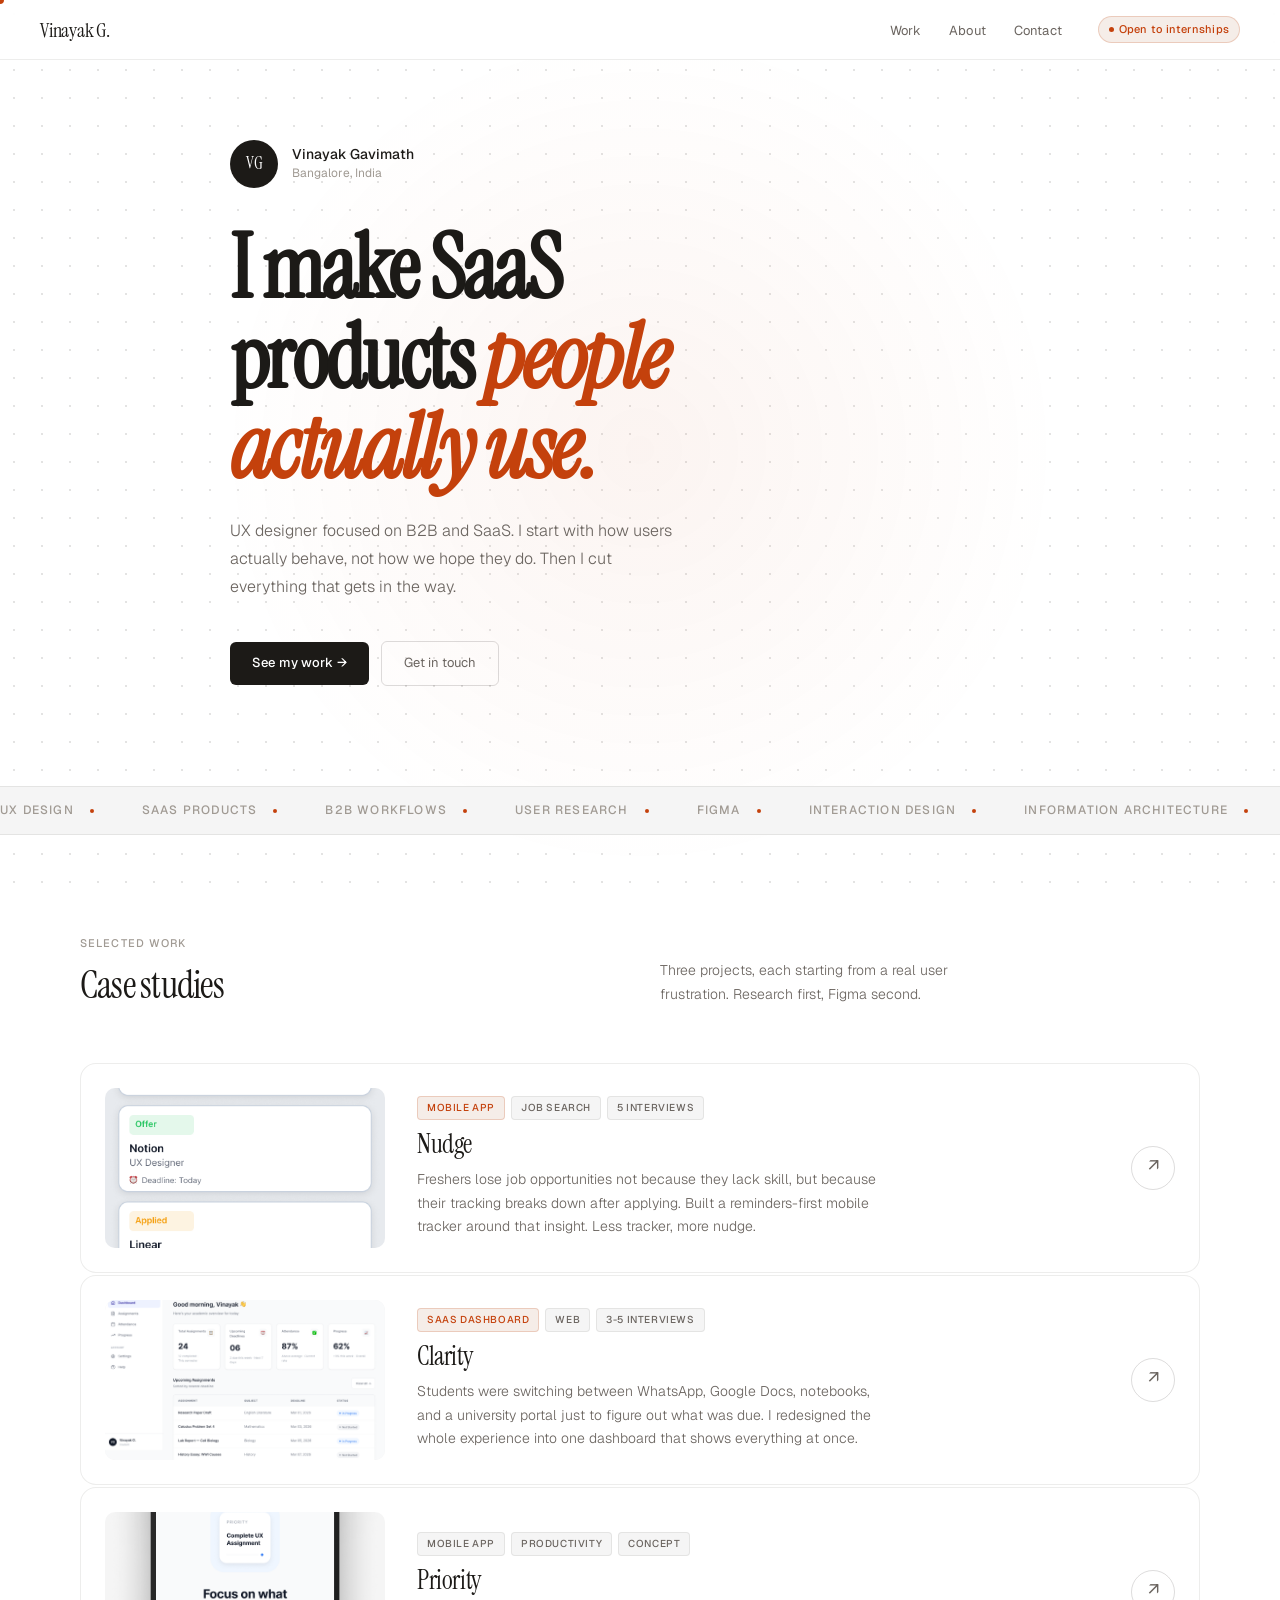
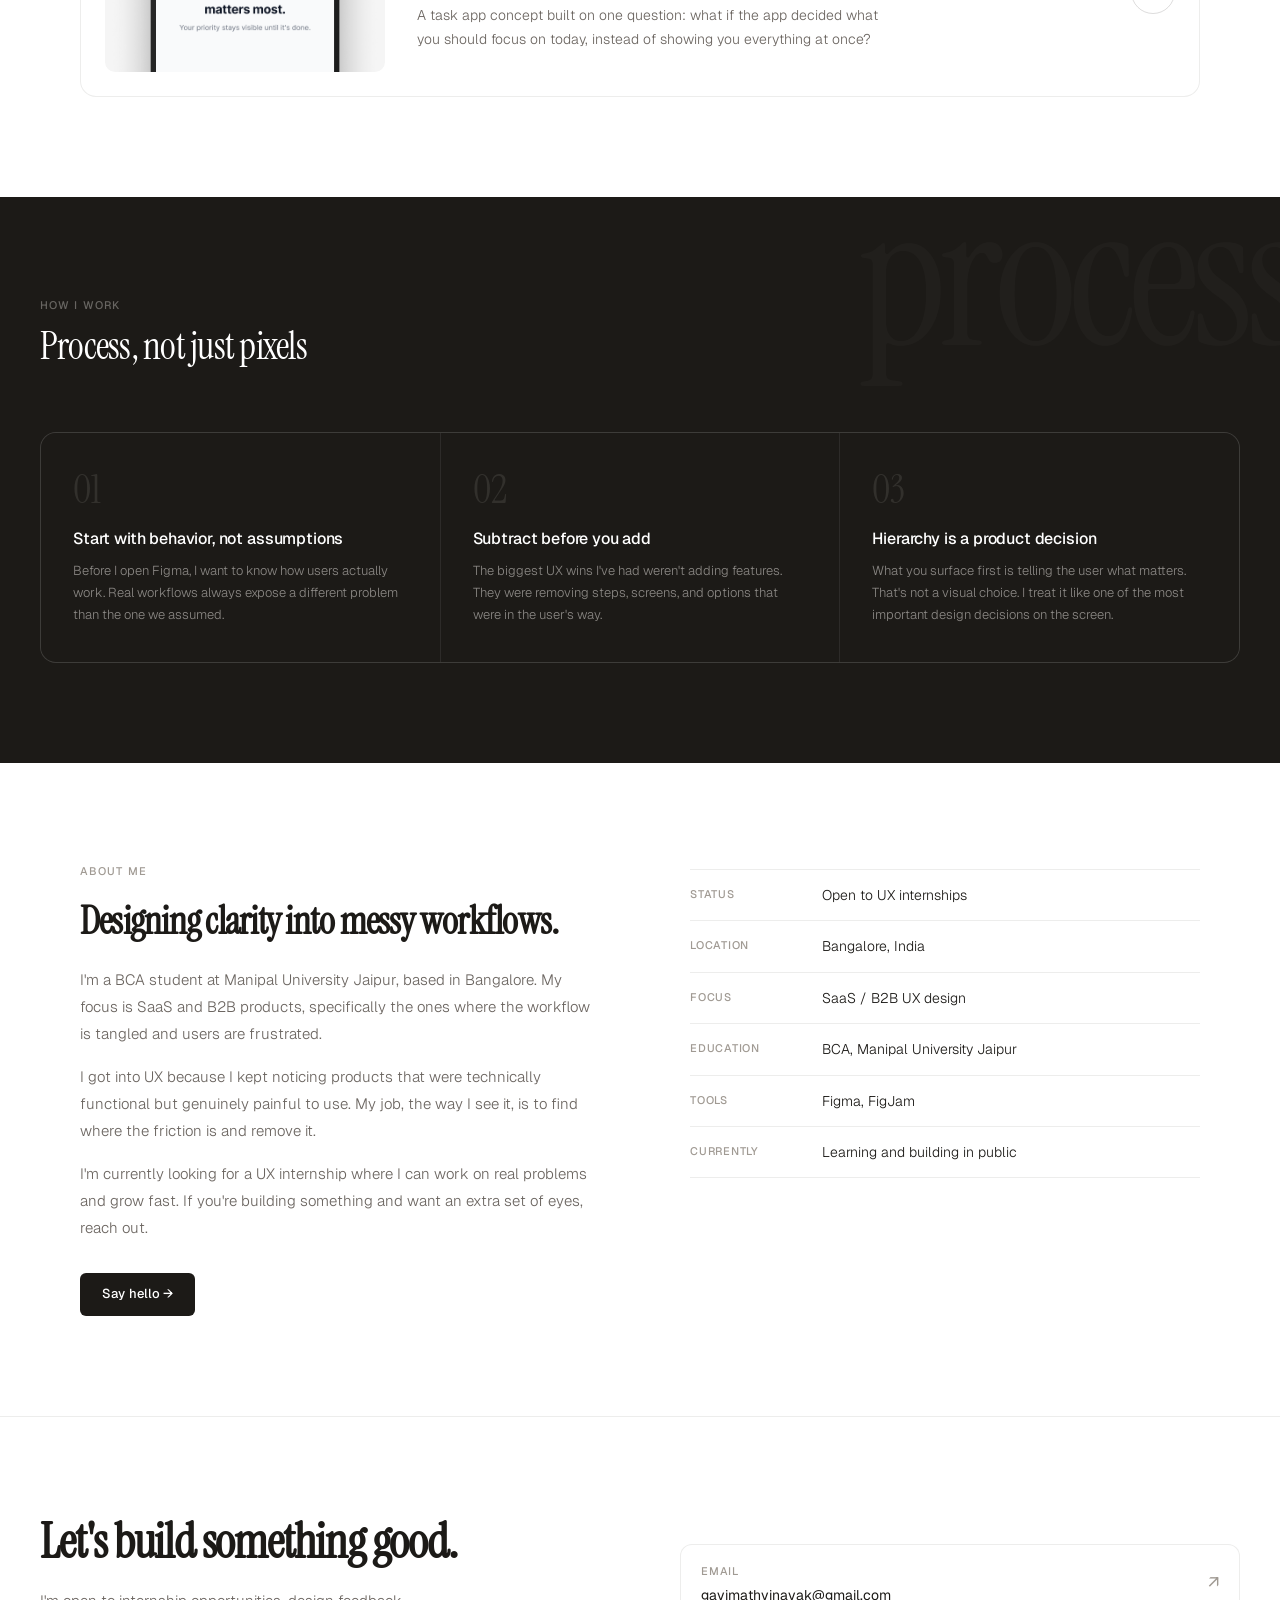
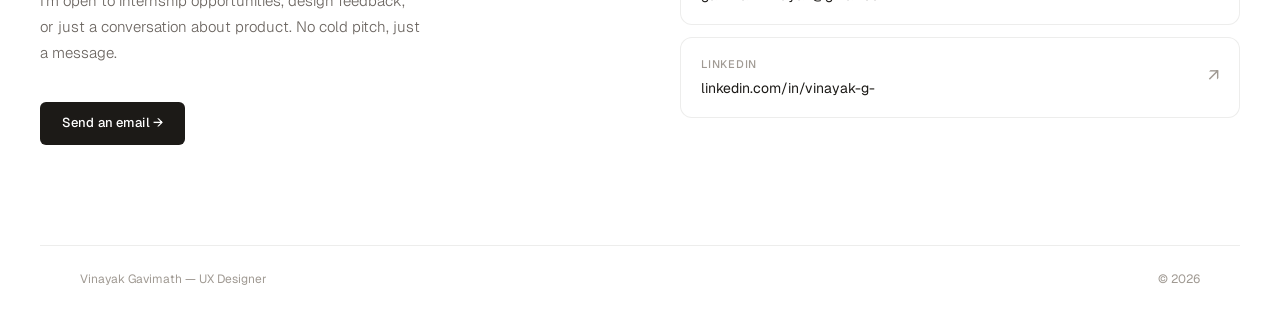
<file: index.html>
<!DOCTYPE html>
<html lang="en">
<head>
<meta charset="UTF-8">
<meta name="viewport" content="width=device-width, initial-scale=1.0">
<title>Vinayak Gavimath — UX Designer</title>
<link rel="preconnect" href="https://fonts.googleapis.com">
<link rel="preconnect" href="https://fonts.gstatic.com" crossorigin>
<link href="https://fonts.googleapis.com/css2?family=Instrument+Serif:ital@0;1&family=Geist:wght@300;400;500&display=swap" rel="stylesheet">
<style>
*, *::before, *::after { box-sizing: border-box; margin: 0; padding: 0; }

:root {
  --ink: #1c1a17;
  --ink-mid: #6b6560;
  --ink-light: #a09a93;
  --paper: #ffffff;
  --paper-warm: #f5f5f5;
  --paper-deep: #ebebeb;
  --accent: #c4410c;
  --accent-soft: #f5ede8;
  --border: rgba(28,26,23,0.08);
  --border-mid: rgba(28,26,23,0.15);
  --dot-color: rgba(28,26,23,0.12);
}

html { scroll-behavior: smooth; }

body {
  font-family: 'Geist', sans-serif;
  background: var(--paper);
  color: var(--ink);
  font-size: 16px;
  line-height: 1.6;
  -webkit-font-smoothing: antialiased;
  overflow-x: hidden;
}

/* ---- DOT GRID + SPOTLIGHT ---- */
.dot-grid {
  position: fixed;
  inset: 0;
  z-index: 0;
  pointer-events: none;
  background-image: radial-gradient(circle, var(--dot-color) 1px, transparent 1px);
  background-size: 28px 28px;
}

.dot-grid::after {
  content: '';
  position: absolute;
  inset: 0;
  background: radial-gradient(
    600px circle at var(--mx, 50%) var(--my, 50%),
    rgba(196,65,12,0.06),
    transparent 70%
  );
  transition: background 0.1s;
}

/* everything above dot grid */
nav, section, footer, .marquee-wrap { position: relative; z-index: 1; }

/* ---- CURSOR DOT ---- */
.cursor-dot {
  width: 8px; height: 8px;
  background: var(--accent);
  border-radius: 50%;
  position: fixed;
  pointer-events: none;
  z-index: 9999;
  transform: translate(-50%, -50%);
  transition: transform 0.1s, width 0.2s, height 0.2s, background 0.2s;
  mix-blend-mode: multiply;
}

body:has(a:hover) .cursor-dot,
body:has(.project-card:hover) .cursor-dot {
  width: 36px; height: 36px;
  background: var(--accent);
  opacity: 0.18;
}

/* ---- NAV ---- */
nav {
  position: fixed;
  top: 0; left: 0; right: 0;
  z-index: 100;
  display: flex;
  align-items: center;
  justify-content: space-between;
  padding: 0 40px;
  height: 60px;
  background: rgba(255,255,255,0.85);
  backdrop-filter: blur(12px);
  -webkit-backdrop-filter: blur(12px);
  border-bottom: 1px solid var(--border);
}

.nav-logo {
  font-family: 'Instrument Serif', serif;
  font-size: 20px;
  color: var(--ink);
  text-decoration: none;
  letter-spacing: -0.01em;
}

.nav-right {
  display: flex;
  align-items: center;
  gap: 36px;
}

.nav-links {
  display: flex;
  gap: 28px;
  list-style: none;
}

.nav-links a {
  font-size: 13px;
  font-weight: 400;
  color: var(--ink-mid);
  text-decoration: none;
  letter-spacing: 0.01em;
  transition: color 0.2s;
}
.nav-links a:hover { color: var(--ink); }

.nav-badge {
  font-size: 11px;
  font-weight: 500;
  background: var(--accent-soft);
  color: var(--accent);
  border: 1px solid rgba(196,65,12,0.2);
  border-radius: 99px;
  padding: 4px 10px;
  letter-spacing: 0.02em;
  display: flex;
  align-items: center;
  gap: 5px;
}

.nav-badge::before {
  content: '';
  width: 5px; height: 5px;
  background: var(--accent);
  border-radius: 50%;
  animation: pulse 2s infinite;
}

@keyframes pulse {
  0%, 100% { opacity: 1; }
  50% { opacity: 0.3; }
}

/* ---- HERO ---- */
.hero {
  min-height: 80vh;
  padding: 140px 40px 100px;
  display: flex;
  flex-direction: column;
  justify-content: center;
  max-width: 900px;
  margin: 0 auto;
}

.hero-left { }

.avatar-row {
  display: flex;
  align-items: center;
  gap: 14px;
  margin-bottom: 36px;
  opacity: 0;
  animation: slideRight 0.6s 0.1s cubic-bezier(0.22,1,0.36,1) forwards;
}

@keyframes slideRight {
  from { opacity: 0; transform: translateX(-16px); }
  to   { opacity: 1; transform: translateX(0); }
}

.avatar {
  width: 48px; height: 48px;
  border-radius: 50%;
  background: var(--ink);
  color: var(--paper);
  font-family: 'Instrument Serif', serif;
  font-size: 17px;
  display: flex;
  align-items: center;
  justify-content: center;
  flex-shrink: 0;
}

.avatar-info {}
.avatar-name { font-size: 14px; font-weight: 500; color: var(--ink); line-height: 1.3; }
.avatar-sub  { font-size: 12px; color: var(--ink-light); }

.hero-headline {
  opacity: 0;
  animation: slideRight 0.7s 0.2s cubic-bezier(0.22,1,0.36,1) forwards;
  margin-bottom: 24px;
}

.hero-headline h1 {
  font-family: 'Instrument Serif', serif;
  font-size: clamp(52px, 7vw, 88px);
  line-height: 1.02;
  letter-spacing: -0.03em;
  color: var(--ink);
}

.hero-headline h1 .italic {
  font-style: italic;
  color: var(--accent);
}

.hero-body {
  opacity: 0;
  animation: slideRight 0.7s 0.35s cubic-bezier(0.22,1,0.36,1) forwards;
  margin-bottom: 40px;
}

.hero-body p {
  font-size: 16px;
  color: var(--ink-mid);
  line-height: 1.75;
  max-width: 460px;
  font-weight: 300;
}

.hero-ctas {
  opacity: 0;
  animation: slideRight 0.7s 0.45s cubic-bezier(0.22,1,0.36,1) forwards;
  display: flex;
  gap: 12px;
  align-items: center;
  flex-wrap: wrap;
}

.btn-primary {
  display: inline-flex;
  align-items: center;
  gap: 6px;
  background: var(--ink);
  color: var(--paper);
  text-decoration: none;
  font-size: 13px;
  font-weight: 500;
  padding: 11px 22px;
  border-radius: 6px;
  transition: background 0.2s, transform 0.15s;
  letter-spacing: 0.01em;
}
.btn-primary:hover { background: var(--accent); transform: translateY(-1px); }

.btn-ghost {
  display: inline-flex;
  align-items: center;
  gap: 6px;
  background: transparent;
  color: var(--ink-mid);
  text-decoration: none;
  font-size: 13px;
  font-weight: 400;
  padding: 11px 22px;
  border-radius: 6px;
  border: 1px solid var(--border-mid);
  transition: border-color 0.2s, color 0.2s, transform 0.15s;
}
.btn-ghost:hover { color: var(--ink); border-color: var(--ink); transform: translateY(-1px); }

/* ---- HERO RIGHT removed ---- */

@keyframes riseUp {
  from { opacity: 0; transform: translateY(24px); }
  to   { opacity: 1; transform: translateY(0); }
}

/* ---- MARQUEE ---- */
.marquee-wrap {
  border-top: 1px solid var(--border);
  border-bottom: 1px solid var(--border);
  padding: 14px 0;
  overflow: hidden;
  background: var(--paper-warm);
}

.marquee-track {
  display: flex;
  gap: 48px;
  animation: marquee 22s linear infinite;
  white-space: nowrap;
  width: max-content;
}

@keyframes marquee {
  from { transform: translateX(0); }
  to   { transform: translateX(-50%); }
}

.marquee-item {
  font-size: 12px;
  font-weight: 500;
  letter-spacing: 0.1em;
  text-transform: uppercase;
  color: var(--ink-light);
  display: flex;
  align-items: center;
  gap: 16px;
}

.marquee-dot {
  width: 4px; height: 4px;
  border-radius: 50%;
  background: var(--accent);
  flex-shrink: 0;
}

/* ---- WORK ---- */
.work-section {
  padding: 100px 40px;
  max-width: 1200px;
  margin: 0 auto;
}

.section-header {
  display: grid;
  grid-template-columns: 1fr 1fr;
  gap: 40px;
  align-items: end;
  margin-bottom: 56px;
}

.section-eyebrow {
  font-size: 11px;
  font-weight: 500;
  letter-spacing: 0.1em;
  text-transform: uppercase;
  color: var(--ink-light);
  margin-bottom: 12px;
}

.section-title {
  font-family: 'Instrument Serif', serif;
  font-size: 38px;
  letter-spacing: -0.02em;
  line-height: 1.1;
  color: var(--ink);
}

.section-desc {
  font-size: 14px;
  color: var(--ink-mid);
  line-height: 1.75;
  font-weight: 300;
  max-width: 360px;
  align-self: end;
}

/* PROJECT CARDS */
.project-list {
  display: flex;
  flex-direction: column;
  gap: 2px;
}

.project-card {
  display: grid;
  grid-template-columns: 280px 1fr auto;
  align-items: center;
  gap: 32px;
  background: #fff;
  border: 1px solid var(--border);
  border-radius: 16px;
  padding: 24px;
  text-decoration: none;
  color: inherit;
  transition: background 0.2s, transform 0.25s cubic-bezier(0.22,1,0.36,1), border-color 0.2s;
  opacity: 0;
  transform: translateY(20px);
}

.project-card.visible {
  animation: riseUp 0.6s cubic-bezier(0.22,1,0.36,1) forwards;
}

.project-card:hover {
  background: var(--paper-warm);
  border-color: var(--border-mid);
  transform: translateX(4px);
}

.project-thumb {
  width: 100%;
  height: 160px;
  object-fit: cover;
  border-radius: 10px;
  background: var(--paper-warm);
  display: block;
  flex-shrink: 0;
}

.project-info {}

.project-tags {
  display: flex;
  gap: 6px;
  flex-wrap: wrap;
  margin-bottom: 10px;
}

.tag {
  font-size: 10px;
  font-weight: 500;
  letter-spacing: 0.06em;
  text-transform: uppercase;
  background: var(--paper-warm);
  color: var(--ink-mid);
  border: 1px solid var(--border);
  padding: 3px 9px;
  border-radius: 4px;
}

.tag-accent {
  background: var(--accent-soft);
  color: var(--accent);
  border-color: rgba(196,65,12,0.2);
}

.project-title {
  font-family: 'Instrument Serif', serif;
  font-size: 26px;
  letter-spacing: -0.015em;
  color: var(--ink);
  margin-bottom: 8px;
  line-height: 1.15;
}

.project-desc {
  font-size: 14px;
  color: var(--ink-mid);
  line-height: 1.7;
  font-weight: 300;
  max-width: 480px;
}

.project-arrow {
  width: 44px; height: 44px;
  border-radius: 50%;
  border: 1px solid var(--border-mid);
  display: flex;
  align-items: center;
  justify-content: center;
  color: var(--ink-mid);
  font-size: 18px;
  flex-shrink: 0;
  transition: background 0.2s, color 0.2s, border-color 0.2s, transform 0.2s;
}

.project-card:hover .project-arrow {
  background: var(--accent);
  color: #fff;
  border-color: var(--accent);
  transform: rotate(45deg);
}

/* ---- HOW I THINK ---- */
.think-section {
  padding: 100px 40px;
  background: var(--ink);
  position: relative;
  overflow: hidden;
}

.think-section::before {
  content: 'process';
  font-family: 'Instrument Serif', serif;
  font-size: 200px;
  color: rgba(255,255,255,0.025);
  position: absolute;
  top: -20px;
  right: -20px;
  line-height: 1;
  pointer-events: none;
  letter-spacing: -0.04em;
}

.think-inner {
  max-width: 1200px;
  margin: 0 auto;
}

.think-header {
  margin-bottom: 64px;
}

.think-header .section-eyebrow {
  color: rgba(247,244,239,0.35);
}

.think-header .section-title {
  color: var(--paper);
}

.think-grid {
  display: grid;
  grid-template-columns: repeat(3, 1fr);
  gap: 1px;
  background: rgba(255,255,255,0.08);
  border: 1px solid rgba(255,255,255,0.08);
  border-radius: 16px;
  overflow: hidden;
}

.think-item {
  padding: 36px 32px;
  background: var(--ink);
  transition: background 0.2s;
}
.think-item:hover { background: #252320; }

.think-num {
  font-family: 'Instrument Serif', serif;
  font-size: 40px;
  color: rgba(247,244,239,0.1);
  margin-bottom: 20px;
  display: block;
  line-height: 1;
}

.think-item h3 {
  font-size: 16px;
  font-weight: 500;
  color: var(--paper);
  margin-bottom: 10px;
  letter-spacing: -0.01em;
  line-height: 1.3;
}

.think-item p {
  font-size: 13px;
  color: rgba(247,244,239,0.5);
  line-height: 1.7;
  font-weight: 300;
}

/* ---- ABOUT ---- */
.about-section {
  padding: 100px 40px;
  max-width: 1200px;
  margin: 0 auto;
  display: grid;
  grid-template-columns: 1fr 1fr;
  gap: 100px;
  align-items: start;
}

.about-left .section-eyebrow { margin-bottom: 20px; }

.about-left h2 {
  font-family: 'Instrument Serif', serif;
  font-size: 38px;
  letter-spacing: -0.02em;
  line-height: 1.1;
  margin-bottom: 24px;
  color: var(--ink);
}

.about-left p {
  font-size: 15px;
  color: var(--ink-mid);
  line-height: 1.8;
  font-weight: 300;
  margin-bottom: 16px;
}

.about-left p:last-of-type { margin-bottom: 32px; }

.about-right {
  padding-top: 6px;
}

.about-table {
  width: 100%;
  border-collapse: collapse;
}

.about-table tr { border-bottom: 1px solid var(--border); }
.about-table tr:first-child { border-top: 1px solid var(--border); }

.about-table td {
  padding: 14px 0;
  font-size: 14px;
  vertical-align: top;
}

.about-table td:first-child {
  font-size: 11px;
  font-weight: 500;
  letter-spacing: 0.07em;
  text-transform: uppercase;
  color: var(--ink-light);
  width: 120px;
  padding-top: 16px;
}

.about-table td:last-child {
  color: var(--ink);
  font-weight: 300;
  padding-left: 12px;
}

/* ---- CONTACT ---- */
.contact-section {
  padding: 100px 40px;
  border-top: 1px solid var(--border);
}

.contact-inner {
  max-width: 1200px;
  margin: 0 auto;
  display: grid;
  grid-template-columns: 1fr 1fr;
  gap: 80px;
  align-items: center;
}

.contact-left h2 {
  font-family: 'Instrument Serif', serif;
  font-size: 48px;
  letter-spacing: -0.025em;
  line-height: 1.05;
  color: var(--ink);
  margin-bottom: 20px;
}

.contact-left p {
  font-size: 15px;
  color: var(--ink-mid);
  line-height: 1.75;
  font-weight: 300;
  max-width: 380px;
  margin-bottom: 36px;
}

.contact-right {
  display: flex;
  flex-direction: column;
  gap: 12px;
}

.contact-item {
  display: flex;
  align-items: center;
  justify-content: space-between;
  padding: 18px 20px;
  background: #fff;
  border: 1px solid var(--border);
  border-radius: 12px;
  text-decoration: none;
  color: var(--ink);
  transition: border-color 0.2s, transform 0.2s cubic-bezier(0.22,1,0.36,1), background 0.2s;
}

.contact-item:hover {
  border-color: var(--ink);
  transform: translateX(4px);
  background: var(--paper-warm);
}

.contact-item-left {}
.contact-item-label { font-size: 11px; font-weight: 500; letter-spacing: 0.07em; text-transform: uppercase; color: var(--ink-light); margin-bottom: 3px; }
.contact-item-val   { font-size: 14px; color: var(--ink); font-weight: 400; }

.contact-item-arrow {
  font-size: 18px;
  color: var(--ink-light);
  transition: color 0.2s, transform 0.2s;
}
.contact-item:hover .contact-item-arrow { color: var(--ink); transform: rotate(45deg); }

/* ---- FOOTER ---- */
footer {
  border-top: 1px solid var(--border);
  padding: 24px 40px;
  display: flex;
  justify-content: space-between;
  align-items: center;
  font-size: 12px;
  color: var(--ink-light);
  max-width: 1200px;
  margin: 0 auto;
}

/* ---- SCROLL REVEAL ---- */
.reveal {
  opacity: 0;
  transform: translateY(24px);
  transition: opacity 0.7s cubic-bezier(0.22,1,0.36,1), transform 0.7s cubic-bezier(0.22,1,0.36,1);
}
.reveal.visible {
  opacity: 1;
  transform: translateY(0);
}

/* ---- RESPONSIVE ---- */
@media (max-width: 900px) {
  .hero { padding: 100px 24px 60px; }
  .project-card { grid-template-columns: 1fr; gap: 16px; }
  .project-thumb { height: 200px; }
  .project-arrow { display: none; }
  .section-header { grid-template-columns: 1fr; gap: 16px; }
  .think-grid { grid-template-columns: 1fr; }
  .about-section { grid-template-columns: 1fr; gap: 48px; }
  .contact-inner { grid-template-columns: 1fr; gap: 48px; }
  nav { padding: 0 24px; }
  .work-section, .contact-section, footer { padding-left: 24px; padding-right: 24px; }
  .think-section { padding-left: 24px; padding-right: 24px; }
  .about-section { padding-left: 24px; padding-right: 24px; }
  .nav-links { display: none; }
}
</style>
</head>
<body>

<div class="cursor-dot" id="cursor"></div>

<div class="dot-grid" id="dotgrid"></div>

<nav>
  <a class="nav-logo" href="#">Vinayak G.</a>
  <div class="nav-right">
    <ul class="nav-links">
      <li><a href="#work">Work</a></li>
      <li><a href="#about">About</a></li>
      <li><a href="#contact">Contact</a></li>
    </ul>
    <span class="nav-badge">Open to internships</span>
  </div>
</nav>

<!-- HERO -->
<section class="hero">
  <div class="hero-left">
    <div class="avatar-row">
      <div class="avatar">VG</div>
      <div class="avatar-info">
        <div class="avatar-name">Vinayak Gavimath</div>
        <div class="avatar-sub">Bangalore, India</div>
      </div>
    </div>

    <div class="hero-headline">
      <h1>I make SaaS<br>products <span class="italic">people<br>actually use.</span></h1>
    </div>

    <div class="hero-body">
      <p>UX designer focused on B2B and SaaS. I start with how users actually behave, not how we hope they do. Then I cut everything that gets in the way.</p>
    </div>

    <div class="hero-ctas">
      <a href="#work" class="btn-primary">See my work &rarr;</a>
      <a href="mailto:gavimathvinayak@gmail.com" class="btn-ghost">Get in touch</a>
    </div>
  </div>
</section>

<!-- MARQUEE -->
<div class="marquee-wrap">
  <div class="marquee-track">
    <span class="marquee-item">UX Design <span class="marquee-dot"></span></span>
    <span class="marquee-item">SaaS Products <span class="marquee-dot"></span></span>
    <span class="marquee-item">B2B Workflows <span class="marquee-dot"></span></span>
    <span class="marquee-item">User Research <span class="marquee-dot"></span></span>
    <span class="marquee-item">Figma <span class="marquee-dot"></span></span>
    <span class="marquee-item">Interaction Design <span class="marquee-dot"></span></span>
    <span class="marquee-item">Information Architecture <span class="marquee-dot"></span></span>
    <span class="marquee-item">Prototyping <span class="marquee-dot"></span></span>
    <span class="marquee-item">UX Design <span class="marquee-dot"></span></span>
    <span class="marquee-item">SaaS Products <span class="marquee-dot"></span></span>
    <span class="marquee-item">B2B Workflows <span class="marquee-dot"></span></span>
    <span class="marquee-item">User Research <span class="marquee-dot"></span></span>
    <span class="marquee-item">Figma <span class="marquee-dot"></span></span>
    <span class="marquee-item">Interaction Design <span class="marquee-dot"></span></span>
    <span class="marquee-item">Information Architecture <span class="marquee-dot"></span></span>
    <span class="marquee-item">Prototyping <span class="marquee-dot"></span></span>
  </div>
</div>

<!-- WORK -->
<section class="work-section" id="work">
  <div class="section-header reveal">
    <div>
      <div class="section-eyebrow">Selected work</div>
      <div class="section-title">Case studies</div>
    </div>
    <p class="section-desc">Three projects, each starting from a real user frustration. Research first, Figma second.</p>
  </div>

  <div class="project-list">
    <a class="project-card reveal" href="nudge.html">
      <img class="project-thumb"
        src="https://vinayakgavimath.github.io/vinayak-g/Nudge_Home%20Screen.png"
        alt="Nudge"
        onerror="this.style.background='var(--paper-warm)'">
      <div class="project-info">
        <div class="project-tags">
          <span class="tag tag-accent">Mobile App</span>
          <span class="tag">Job Search</span>
          <span class="tag">5 interviews</span>
        </div>
        <div class="project-title">Nudge</div>
        <div class="project-desc">Freshers lose job opportunities not because they lack skill, but because their tracking breaks down after applying. Built a reminders-first mobile tracker around that insight. Less tracker, more nudge.</div>
      </div>
      <div class="project-arrow">&#8599;</div>
    </a>

    <a class="project-card reveal" href="clarity.html" style="animation-delay: 0.1s">
      <img class="project-thumb"
        src="https://vinayakgavimath.github.io/vinayak-g/Clarity - Academic Productivity SaaS for Students.png"
        alt="Clarity"
        onerror="this.style.background='var(--paper-warm)'">
      <div class="project-info">
        <div class="project-tags">
          <span class="tag tag-accent">SaaS Dashboard</span>
          <span class="tag">Web</span>
          <span class="tag">3-5 interviews</span>
        </div>
        <div class="project-title">Clarity</div>
        <div class="project-desc">Students were switching between WhatsApp, Google Docs, notebooks, and a university portal just to figure out what was due. I redesigned the whole experience into one dashboard that shows everything at once.</div>
      </div>
      <div class="project-arrow">&#8599;</div>
    </a>

    <a class="project-card reveal" href="priority.html" style="animation-delay: 0.2s">
      <img class="project-thumb"
        src="https://vinayakgavimath.github.io/vinayak-g/Priority Productivity Mobile App (Onboarding Screen).png"
        alt="Priority"
        onerror="this.style.background='var(--paper-warm)'">
      <div class="project-info">
        <div class="project-tags">
          <span class="tag">Mobile App</span>
          <span class="tag">Productivity</span>
          <span class="tag">Concept</span>
        </div>
        <div class="project-title">Priority</div>
        <div class="project-desc">A task app concept built on one question: what if the app decided what you should focus on today, instead of showing you everything at once?</div>
      </div>
      <div class="project-arrow">&#8599;</div>
    </a>
  </div>
</section>

<!-- PROCESS / HOW I THINK -->
<section class="think-section">
  <div class="think-inner">
    <div class="think-header reveal">
      <div class="section-eyebrow">How I work</div>
      <div class="section-title">Process, not just pixels</div>
    </div>
    <div class="think-grid">
      <div class="think-item">
        <span class="think-num">01</span>
        <h3>Start with behavior, not assumptions</h3>
        <p>Before I open Figma, I want to know how users actually work. Real workflows always expose a different problem than the one we assumed.</p>
      </div>
      <div class="think-item">
        <span class="think-num">02</span>
        <h3>Subtract before you add</h3>
        <p>The biggest UX wins I've had weren't adding features. They were removing steps, screens, and options that were in the user's way.</p>
      </div>
      <div class="think-item">
        <span class="think-num">03</span>
        <h3>Hierarchy is a product decision</h3>
        <p>What you surface first is telling the user what matters. That's not a visual choice. I treat it like one of the most important design decisions on the screen.</p>
      </div>
    </div>
  </div>
</section>

<!-- ABOUT -->
<section class="about-section" id="about">
  <div class="about-left reveal">
    <div class="section-eyebrow">About me</div>
    <h2>Designing clarity into messy workflows.</h2>
    <p>I'm a BCA student at Manipal University Jaipur, based in Bangalore. My focus is SaaS and B2B products, specifically the ones where the workflow is tangled and users are frustrated.</p>
    <p>I got into UX because I kept noticing products that were technically functional but genuinely painful to use. My job, the way I see it, is to find where the friction is and remove it.</p>
    <p>I'm currently looking for a UX internship where I can work on real problems and grow fast. If you're building something and want an extra set of eyes, reach out.</p>
    <a href="mailto:gavimathvinayak@gmail.com" class="btn-primary">Say hello &rarr;</a>
  </div>
  <div class="about-right reveal">
    <table class="about-table">
      <tr>
        <td>Status</td>
        <td>Open to UX internships</td>
      </tr>
      <tr>
        <td>Location</td>
        <td>Bangalore, India</td>
      </tr>
      <tr>
        <td>Focus</td>
        <td>SaaS / B2B UX design</td>
      </tr>
      <tr>
        <td>Education</td>
        <td>BCA, Manipal University Jaipur</td>
      </tr>
      <tr>
        <td>Tools</td>
        <td>Figma, FigJam</td>
      </tr>
      <tr>
        <td>Currently</td>
        <td>Learning and building in public</td>
      </tr>
    </table>
  </div>
</section>

<!-- CONTACT -->
<section class="contact-section" id="contact">
  <div class="contact-inner">
    <div class="contact-left reveal">
      <h2>Let's build something good.</h2>
      <p>I'm open to internship opportunities, design feedback, or just a conversation about product. No cold pitch, just a message.</p>
      <a href="mailto:gavimathvinayak@gmail.com" class="btn-primary">Send an email &rarr;</a>
    </div>
    <div class="contact-right reveal">
      <a href="mailto:gavimathvinayak@gmail.com" class="contact-item">
        <div class="contact-item-left">
          <div class="contact-item-label">Email</div>
          <div class="contact-item-val">gavimathvinayak@gmail.com</div>
        </div>
        <span class="contact-item-arrow">&#8599;</span>
      </a>
      <a href="https://linkedin.com/in/vinayak-g-" target="_blank" class="contact-item">
        <div class="contact-item-left">
          <div class="contact-item-label">LinkedIn</div>
          <div class="contact-item-val">linkedin.com/in/vinayak-g-</div>
        </div>
        <span class="contact-item-arrow">&#8599;</span>
      </a>
    </div>
  </div>
</section>

<footer>
  <span>Vinayak Gavimath &mdash; UX Designer</span>
  <span>&copy; 2026</span>
</footer>

<script>
const cursor = document.getElementById('cursor');
const dotGrid = document.getElementById('dotgrid');

document.addEventListener('mousemove', e => {
  cursor.style.left = e.clientX + 'px';
  cursor.style.top  = e.clientY + 'px';
  dotGrid.style.setProperty('--mx', e.clientX + 'px');
  dotGrid.style.setProperty('--my', e.clientY + 'px');
});

const observer = new IntersectionObserver((entries) => {
  entries.forEach((entry, i) => {
    if (entry.isIntersecting) {
      setTimeout(() => entry.target.classList.add('visible'), i * 80);
      observer.unobserve(entry.target);
    }
  });
}, { threshold: 0.12 });

document.querySelectorAll('.reveal').forEach(el => observer.observe(el));
</script>
</body>
</html>
</file>
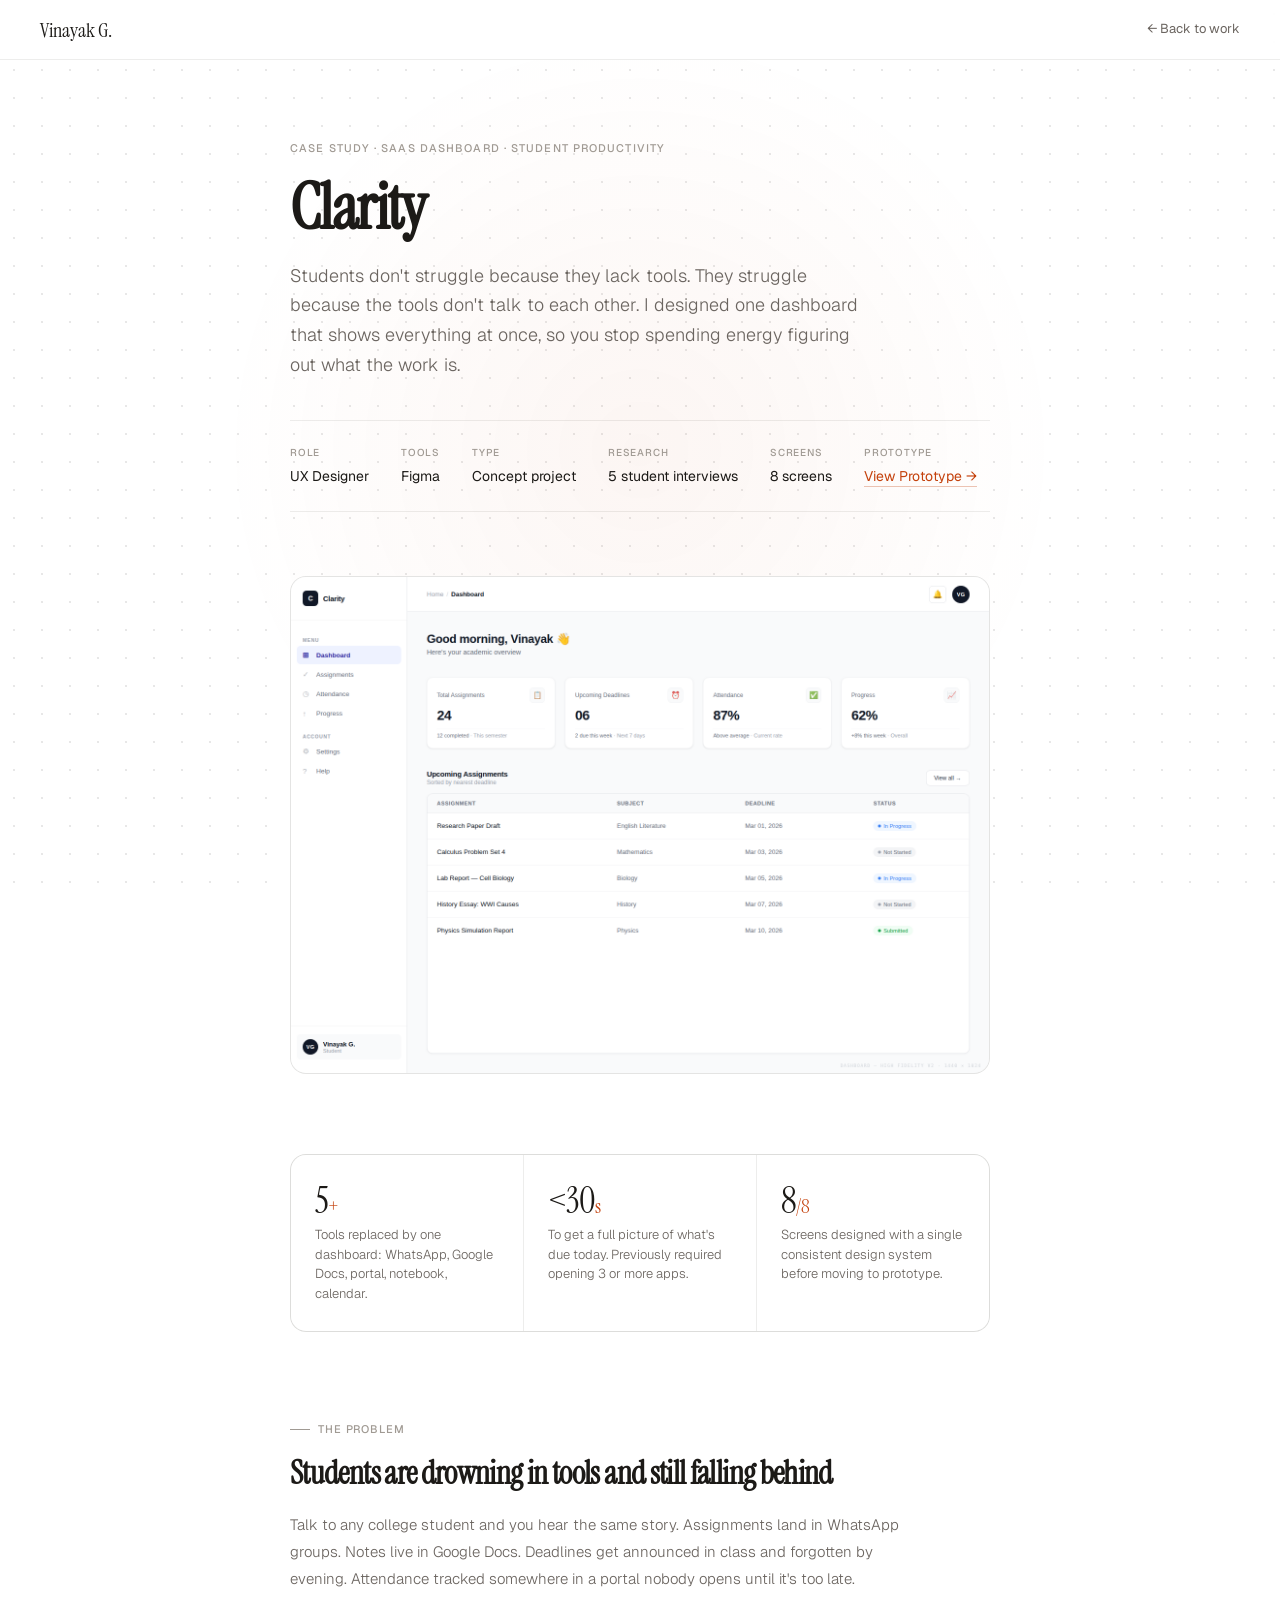
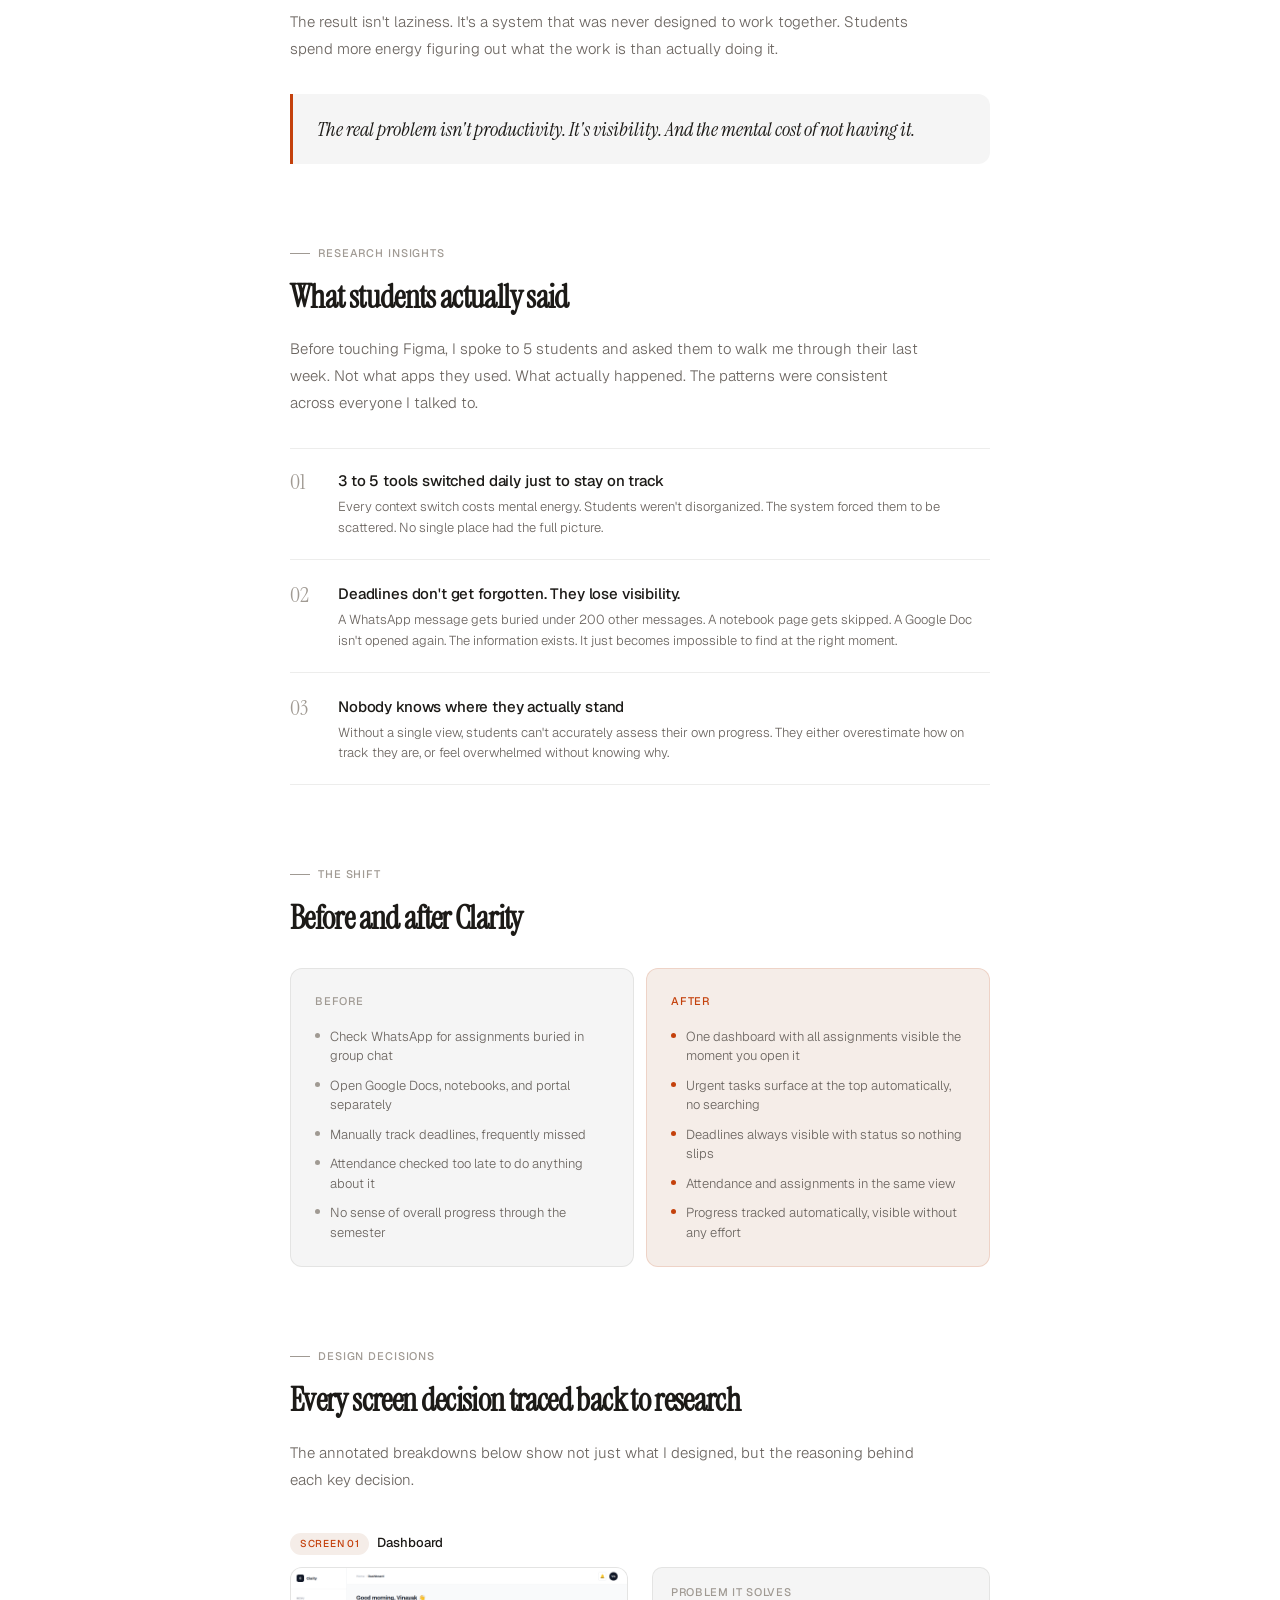
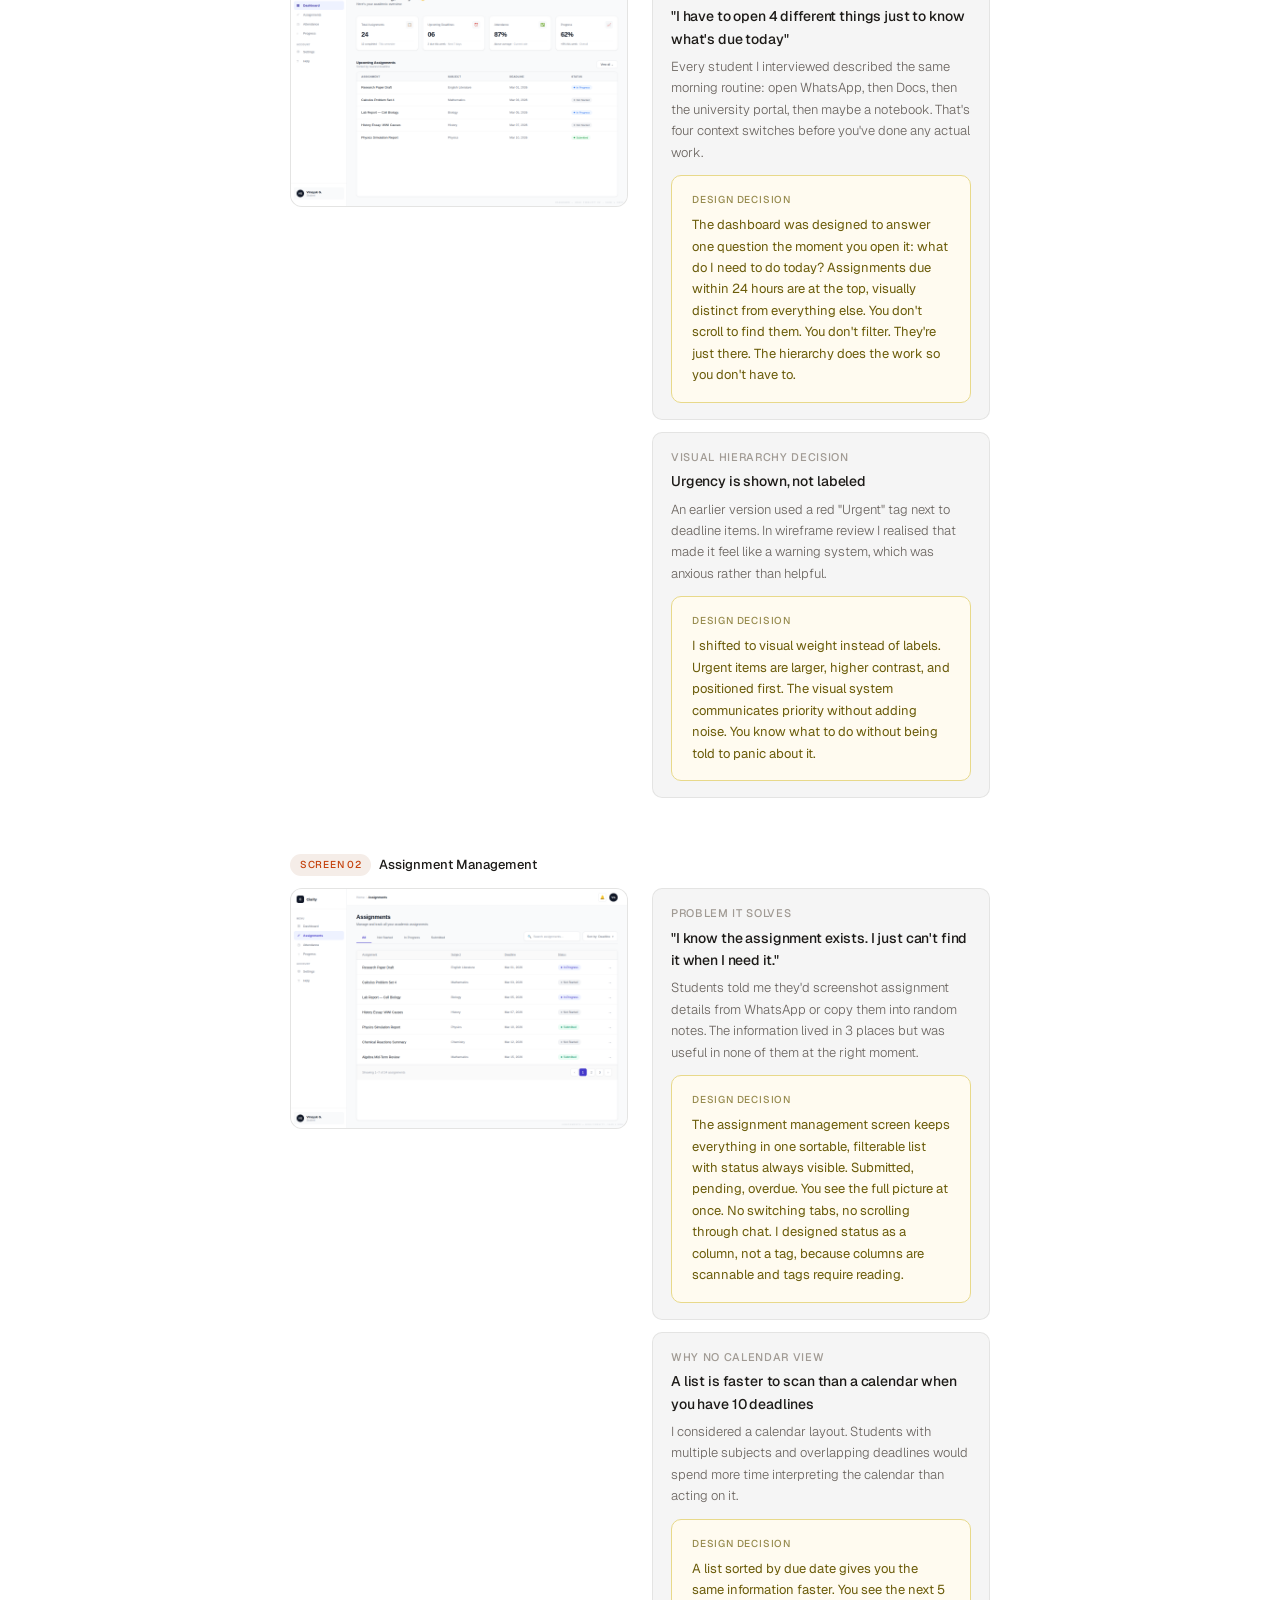
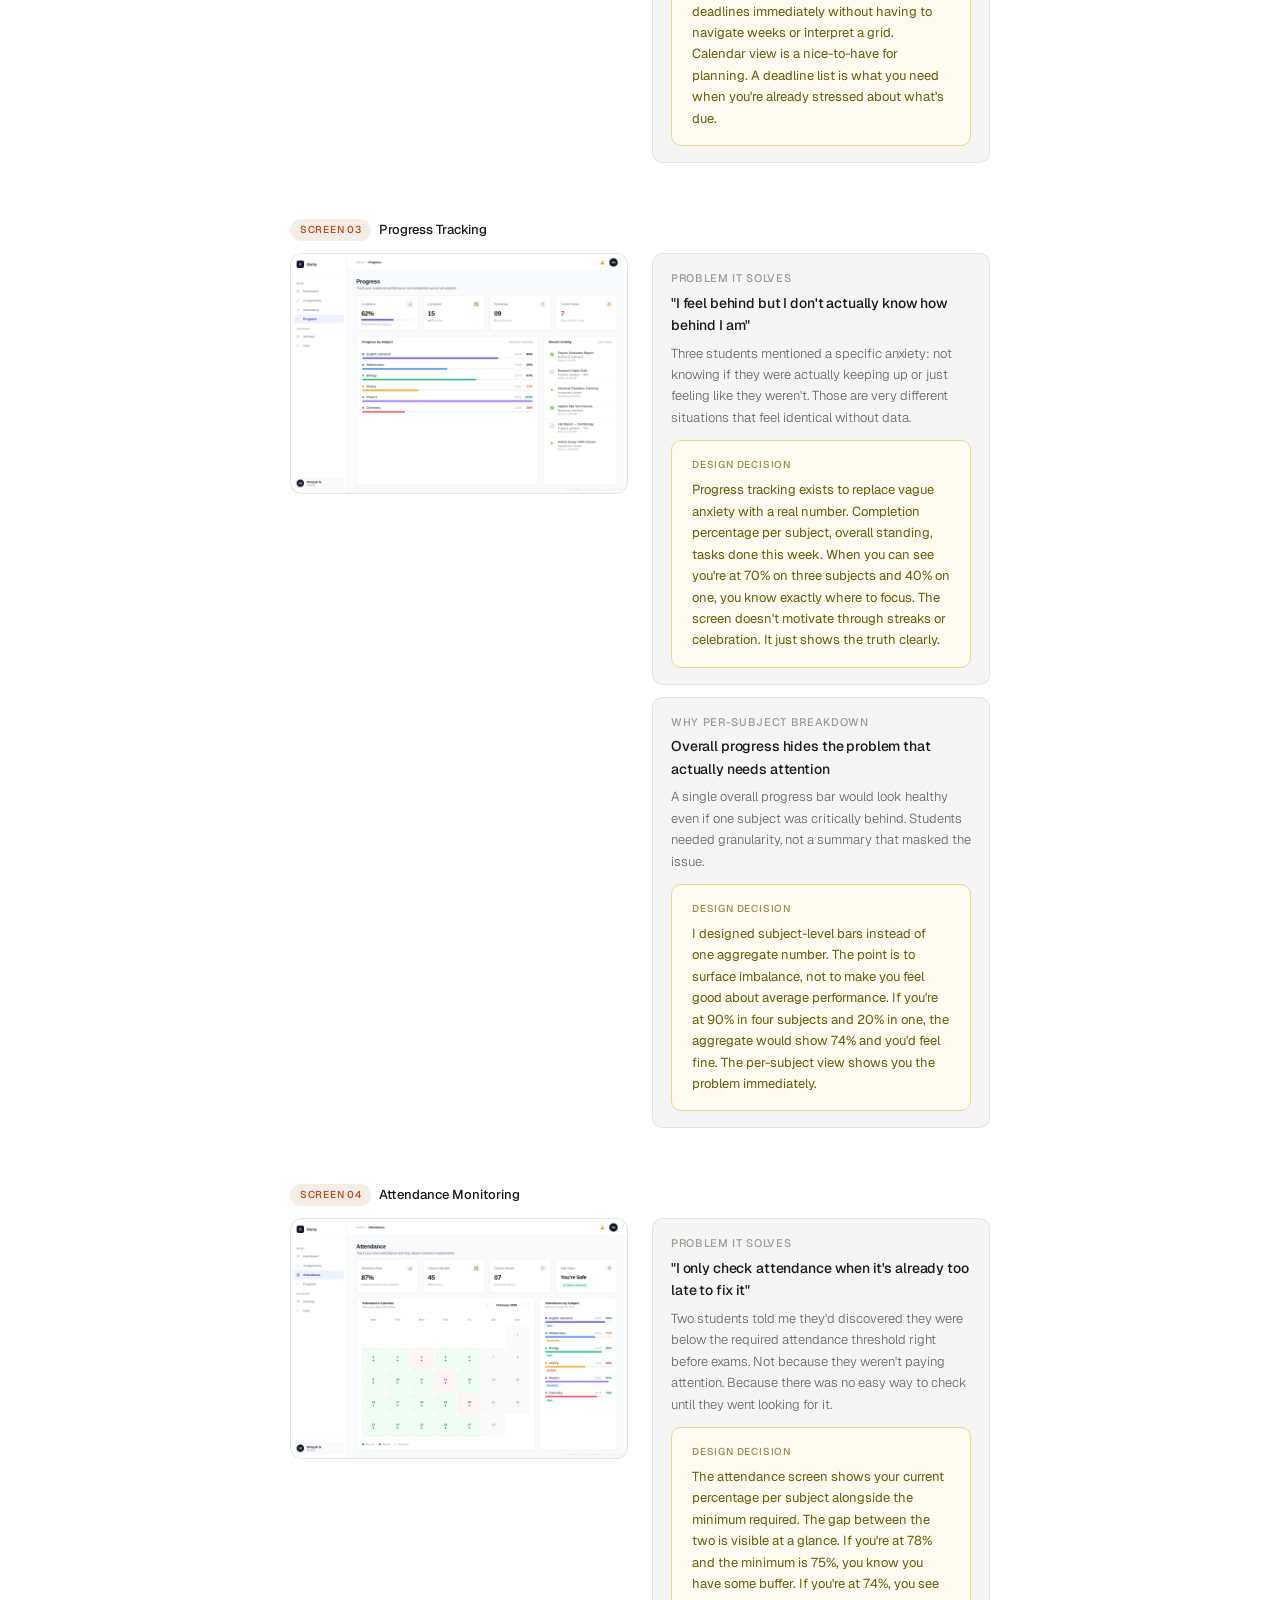
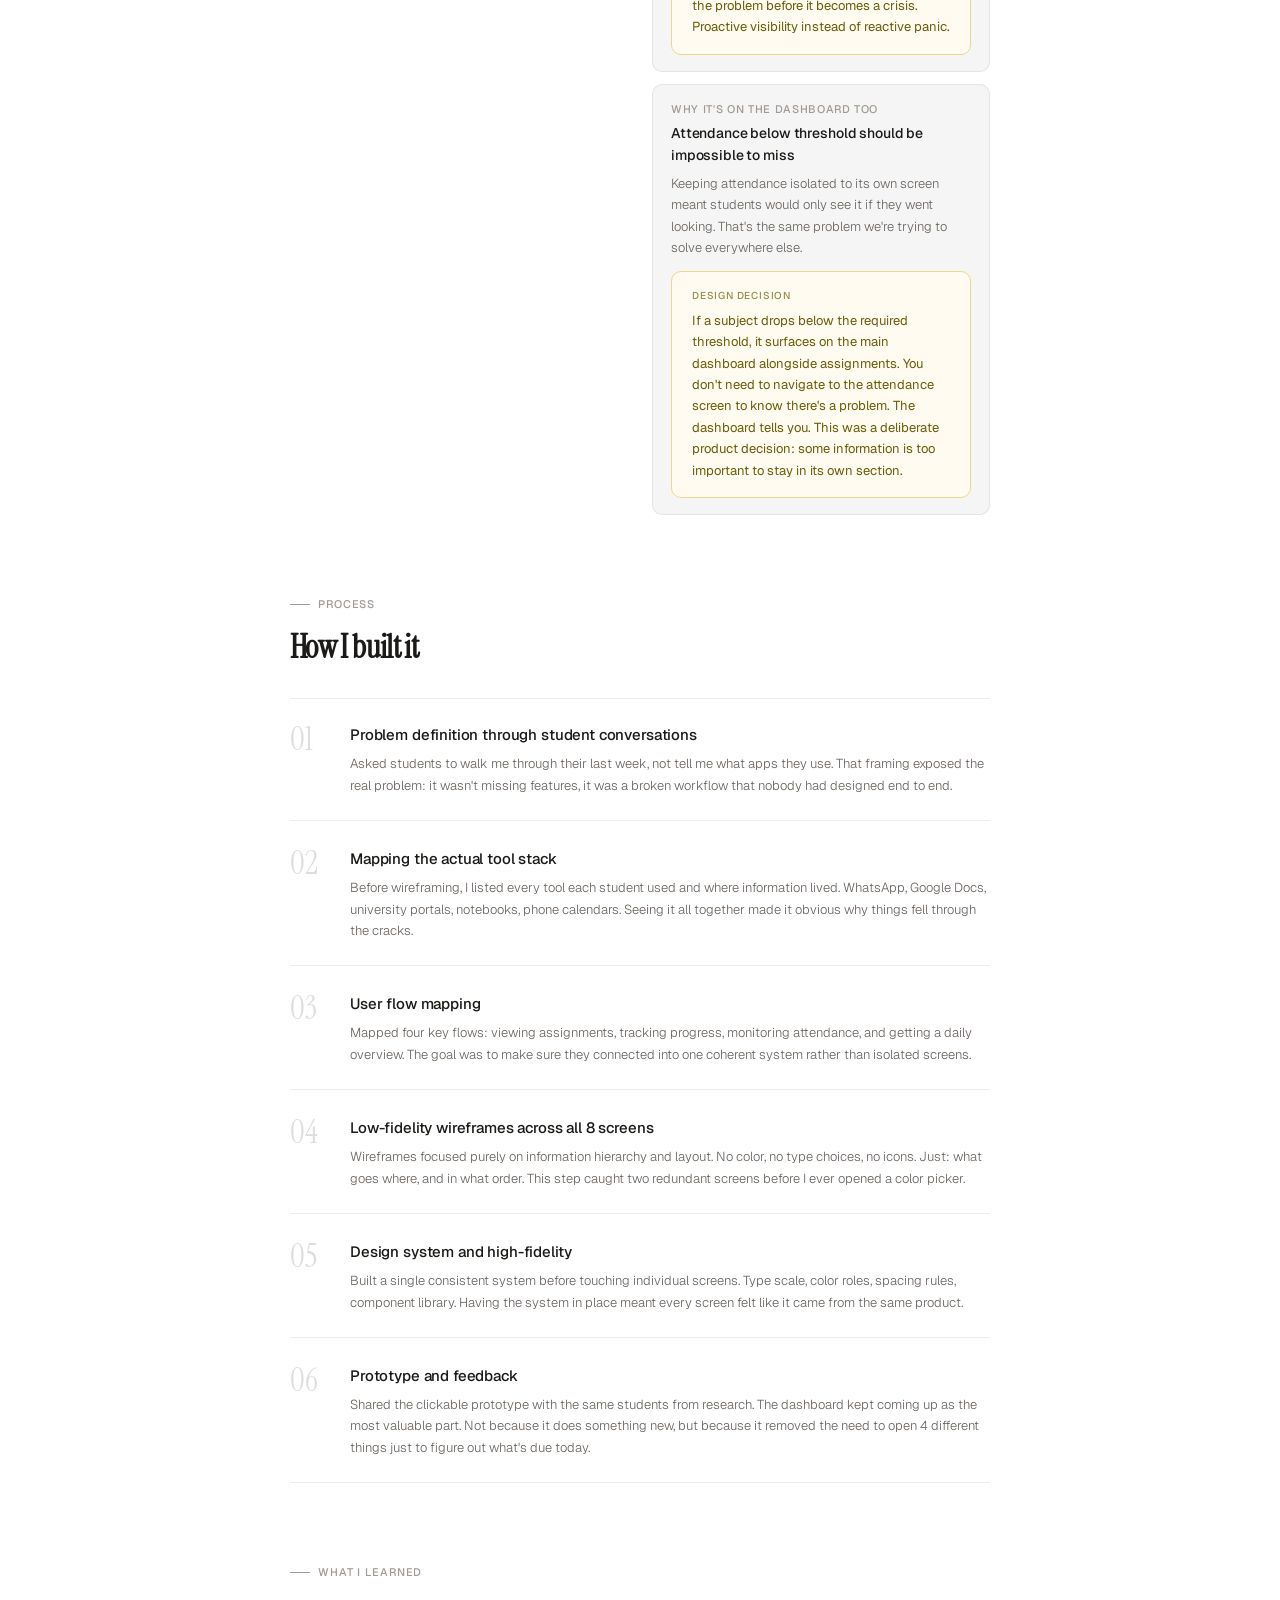
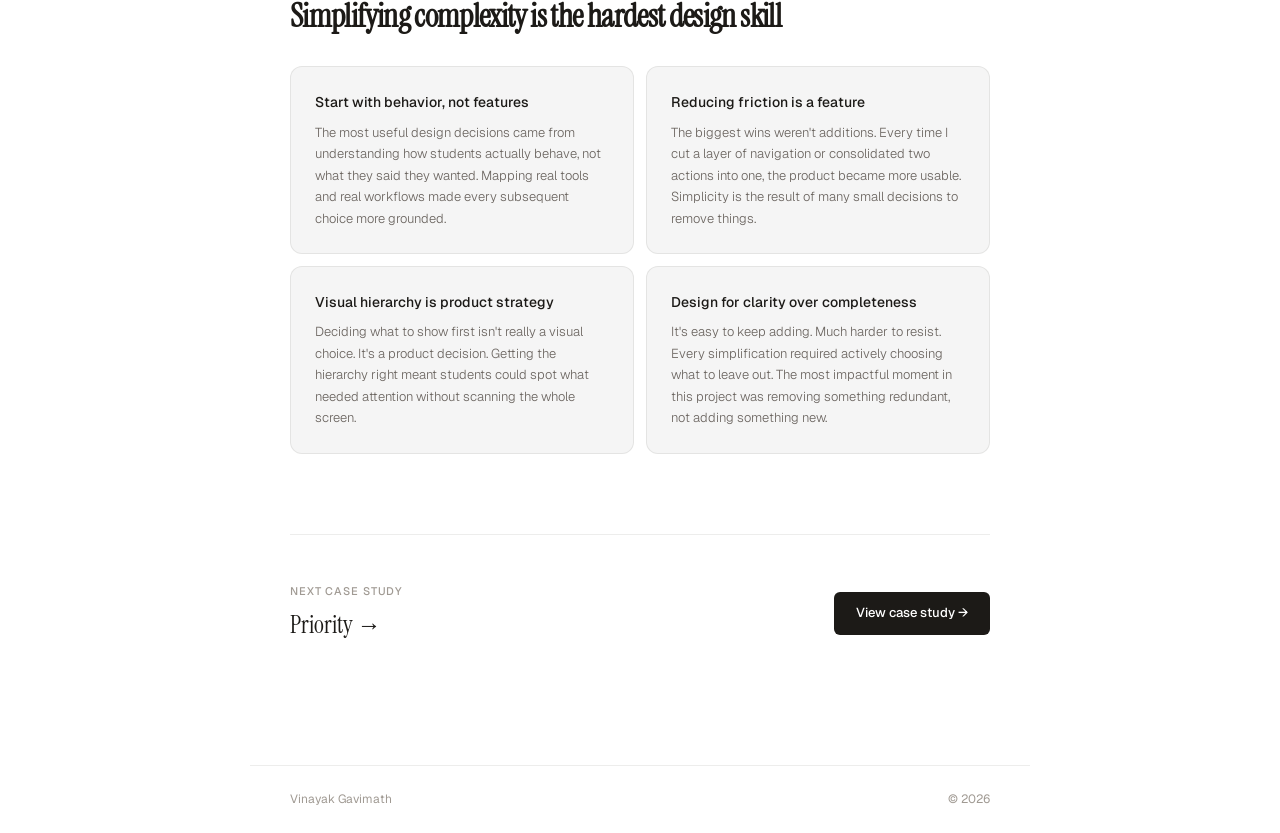
<file: clarity.html>
<!DOCTYPE html>
<html lang="en">
<head>
<meta charset="UTF-8">
<meta name="viewport" content="width=device-width, initial-scale=1.0">
<title>Clarity: Case Study by Vinayak</title>
<link rel="preconnect" href="https://fonts.googleapis.com">
<link rel="preconnect" href="https://fonts.gstatic.com" crossorigin>
<link href="https://fonts.googleapis.com/css2?family=Instrument+Serif:ital@0;1&family=Geist:wght@300;400;500&display=swap" rel="stylesheet">
<style>
*, *::before, *::after { box-sizing: border-box; margin: 0; padding: 0; }
:root {
  --ink: #1c1a17;
  --ink-mid: #6b6560;
  --ink-light: #a09a93;
  --paper: #ffffff;
  --paper-warm: #f5f5f5;
  --accent: #c4410c;
  --accent-soft: #f5ede8;
  --border: rgba(28,26,23,0.08);
  --border-mid: rgba(28,26,23,0.15);
  --dot-color: rgba(28,26,23,0.1);
  --annotation-bg: #fffbf0;
  --annotation-border: #e8d98a;
  --annotation-text: #6b5c0a;
}
html { scroll-behavior: smooth; }
body {
  font-family: 'Geist', sans-serif;
  background: var(--paper);
  color: var(--ink);
  font-size: 16px;
  line-height: 1.6;
  -webkit-font-smoothing: antialiased;
  overflow-x: hidden;
}
.dot-grid {
  position: fixed; inset: 0; z-index: 0; pointer-events: none;
  background-image: radial-gradient(circle, var(--dot-color) 1px, transparent 1px);
  background-size: 28px 28px;
}
.dot-grid::after {
  content: ''; position: absolute; inset: 0;
  background: radial-gradient(600px circle at var(--mx, 50%) var(--my, 50%), rgba(196,65,12,0.05), transparent 70%);
}
nav, main, footer { position: relative; z-index: 1; }

nav {
  position: sticky; top: 0; z-index: 100;
  display: flex; align-items: center; justify-content: space-between;
  padding: 0 40px; height: 60px;
  background: rgba(255,255,255,0.88);
  backdrop-filter: blur(12px); -webkit-backdrop-filter: blur(12px);
  border-bottom: 1px solid var(--border);
}
.nav-logo { font-family: 'Instrument Serif', serif; font-size: 20px; color: var(--ink); text-decoration: none; }
.nav-back { font-size: 13px; color: var(--ink-mid); text-decoration: none; display: flex; align-items: center; gap: 6px; transition: color 0.2s; }
.nav-back:hover { color: var(--ink); }

main { max-width: 780px; margin: 0 auto; padding: 80px 40px 120px; }

.cs-eyebrow { font-size: 11px; font-weight: 500; letter-spacing: 0.1em; text-transform: uppercase; color: var(--ink-light); margin-bottom: 16px; }
.cs-title { font-family: 'Instrument Serif', serif; font-size: clamp(44px, 6vw, 64px); letter-spacing: -0.025em; line-height: 1.05; color: var(--ink); margin-bottom: 20px; }
.cs-subtitle { font-size: 18px; color: var(--ink-mid); line-height: 1.65; font-weight: 300; max-width: 580px; margin-bottom: 40px; }

.meta-row { display: flex; gap: 32px; flex-wrap: wrap; padding: 24px 0; border-top: 1px solid var(--border); border-bottom: 1px solid var(--border); margin-bottom: 64px; }
.meta-label { font-size: 10px; font-weight: 500; letter-spacing: 0.08em; text-transform: uppercase; color: var(--ink-light); margin-bottom: 4px; }
.meta-val { font-size: 14px; color: var(--ink); }
.meta-val a { color: var(--accent); text-decoration: none; border-bottom: 1px solid rgba(196,65,12,0.3); padding-bottom: 1px; transition: border-color 0.2s; }
.meta-val a:hover { border-color: var(--accent); }

.hero-img { width: 100%; border-radius: 16px; border: 1px solid var(--border); display: block; margin-bottom: 80px; background: var(--paper-warm); }

.metrics-grid { display: grid; grid-template-columns: repeat(3, 1fr); gap: 1px; background: var(--border); border: 1px solid var(--border); border-radius: 16px; overflow: hidden; margin-bottom: 80px; }
.metric-item { background: var(--paper); padding: 28px 24px; }
.metric-num { font-family: 'Instrument Serif', serif; font-size: 36px; letter-spacing: -0.02em; color: var(--ink); line-height: 1; margin-bottom: 6px; }
.metric-num span { font-size: 20px; color: var(--accent); }
.metric-label { font-size: 13px; color: var(--ink-mid); line-height: 1.5; font-weight: 300; }

.cs-section { margin-bottom: 72px; }
.section-tag { display: inline-flex; align-items: center; gap: 8px; font-size: 11px; font-weight: 500; letter-spacing: 0.08em; text-transform: uppercase; color: var(--ink-light); margin-bottom: 16px; }
.section-tag::before { content: ''; width: 20px; height: 1px; background: var(--ink-light); }
.cs-section h2 { font-family: 'Instrument Serif', serif; font-size: 32px; letter-spacing: -0.02em; line-height: 1.15; color: var(--ink); margin-bottom: 20px; }
.cs-section p { font-size: 15px; color: var(--ink-mid); line-height: 1.8; font-weight: 300; margin-bottom: 16px; max-width: 640px; }
.cs-section p:last-child { margin-bottom: 0; }

.callout { background: var(--paper-warm); border-left: 3px solid var(--accent); border-radius: 0 12px 12px 0; padding: 20px 24px; margin: 32px 0; }
.callout p { font-family: 'Instrument Serif', serif; font-size: 20px; color: var(--ink); line-height: 1.5; font-style: italic; margin: 0; }

/* ANNOTATION */
.annotation {
  background: var(--annotation-bg);
  border: 1px solid var(--annotation-border);
  border-radius: 10px;
  padding: 16px 20px;
  margin-top: 12px;
}
.annotation::before {
  content: 'Design decision';
  display: block;
  font-size: 10px;
  font-weight: 500;
  letter-spacing: 0.08em;
  text-transform: uppercase;
  color: var(--annotation-text);
  margin-bottom: 6px;
  opacity: 0.7;
}
.annotation p {
  font-size: 13px !important;
  color: var(--annotation-text) !important;
  line-height: 1.65 !important;
  font-weight: 400 !important;
  margin: 0 !important;
  max-width: 100% !important;
}

/* SCREEN BLOCKS */
.screen-block { margin-bottom: 56px; }
.screen-block-header { display: flex; gap: 8px; align-items: center; margin-bottom: 12px; }
.screen-tag { font-size: 10px; font-weight: 500; letter-spacing: 0.07em; text-transform: uppercase; color: var(--accent); background: var(--accent-soft); padding: 3px 10px; border-radius: 100px; }
.screen-label { font-size: 13px; font-weight: 500; color: var(--ink); }
.screen-layout { display: grid; grid-template-columns: 1fr 1fr; gap: 24px; align-items: start; }
.screen-img { width: 100%; border-radius: 12px; border: 1px solid var(--border); display: block; background: var(--paper-warm); }
.screen-notes { display: flex; flex-direction: column; gap: 12px; }
.screen-note { background: var(--paper-warm); border: 1px solid var(--border); border-radius: 10px; padding: 16px 18px; }
.screen-note-problem { font-size: 11px; font-weight: 500; letter-spacing: 0.06em; text-transform: uppercase; color: var(--ink-light); margin-bottom: 4px; }
.screen-note h4 { font-size: 14px; font-weight: 500; color: var(--ink); margin-bottom: 6px; letter-spacing: -0.01em; }
.screen-note p { font-size: 13px; color: var(--ink-mid); line-height: 1.65; font-weight: 300; margin: 0; max-width: 100%; }

/* INSIGHTS */
.insights-list { display: flex; flex-direction: column; gap: 2px; margin: 32px 0; }
.insight-item { display: flex; gap: 20px; padding: 20px 0; border-bottom: 1px solid var(--border); align-items: flex-start; }
.insight-item:first-child { border-top: 1px solid var(--border); }
.insight-num { font-family: 'Instrument Serif', serif; font-size: 22px; color: var(--ink-light); line-height: 1; flex-shrink: 0; width: 28px; margin-top: 2px; }
.insight-content h4 { font-size: 15px; font-weight: 500; color: var(--ink); margin-bottom: 4px; letter-spacing: -0.01em; }
.insight-content p { font-size: 13px; color: var(--ink-mid); line-height: 1.6; margin: 0; font-weight: 300; }

/* BEFORE/AFTER */
.before-after { display: grid; grid-template-columns: 1fr 1fr; gap: 12px; margin: 32px 0; }
.ba-card { border-radius: 12px; padding: 24px; border: 1px solid var(--border); }
.ba-card.before { background: var(--paper-warm); }
.ba-card.after { background: var(--accent-soft); border-color: rgba(196,65,12,0.15); }
.ba-label { font-size: 11px; font-weight: 500; letter-spacing: 0.07em; text-transform: uppercase; margin-bottom: 16px; }
.ba-card.before .ba-label { color: var(--ink-light); }
.ba-card.after .ba-label { color: var(--accent); }
.ba-item { display: flex; gap: 10px; margin-bottom: 10px; font-size: 13px; color: var(--ink-mid); line-height: 1.5; font-weight: 300; align-items: flex-start; }
.ba-item:last-child { margin-bottom: 0; }
.ba-dot { width: 5px; height: 5px; border-radius: 50%; flex-shrink: 0; margin-top: 6px; }
.ba-card.before .ba-dot { background: var(--ink-light); }
.ba-card.after .ba-dot { background: var(--accent); }

/* PROCESS */
.process-steps { display: flex; flex-direction: column; gap: 2px; margin-top: 32px; }
.step { display: flex; gap: 24px; padding: 24px 0; border-bottom: 1px solid var(--border); }
.step:first-child { border-top: 1px solid var(--border); }
.step-num { font-family: 'Instrument Serif', serif; font-size: 32px; color: var(--border-mid); line-height: 1; flex-shrink: 0; width: 36px; }
.step-content h4 { font-size: 15px; font-weight: 500; color: var(--ink); margin-bottom: 6px; letter-spacing: -0.01em; }
.step-content p { font-size: 13px; color: var(--ink-mid); line-height: 1.65; font-weight: 300; margin: 0; }

.learnings-grid { display: grid; grid-template-columns: 1fr 1fr; gap: 12px; margin-top: 32px; }
.learning-card { background: var(--paper-warm); border: 1px solid var(--border); border-radius: 12px; padding: 24px; }
.learning-card h4 { font-size: 14px; font-weight: 500; color: var(--ink); margin-bottom: 8px; }
.learning-card p { font-size: 13px; color: var(--ink-mid); line-height: 1.65; font-weight: 300; margin: 0; }

.next-up { margin-top: 80px; padding-top: 48px; border-top: 1px solid var(--border); display: flex; justify-content: space-between; align-items: center; }
.next-label { font-size: 11px; font-weight: 500; letter-spacing: 0.08em; text-transform: uppercase; color: var(--ink-light); margin-bottom: 6px; }
.next-title { font-family: 'Instrument Serif', serif; font-size: 24px; color: var(--ink); }
.btn-primary { display: inline-flex; align-items: center; gap: 6px; background: var(--ink); color: white; text-decoration: none; font-size: 13px; font-weight: 500; padding: 11px 22px; border-radius: 6px; transition: background 0.2s, transform 0.15s; white-space: nowrap; }
.btn-primary:hover { background: var(--accent); transform: translateY(-1px); }

.reveal { opacity: 0; transform: translateY(20px); transition: opacity 0.6s cubic-bezier(0.22,1,0.36,1), transform 0.6s cubic-bezier(0.22,1,0.36,1); }
.reveal.visible { opacity: 1; transform: translateY(0); }

@media (max-width: 680px) {
  main { padding: 60px 24px 80px; }
  nav { padding: 0 24px; }
  .metrics-grid { grid-template-columns: 1fr; }
  .before-after { grid-template-columns: 1fr; }
  .screen-layout { grid-template-columns: 1fr; }
  .learnings-grid { grid-template-columns: 1fr; }
  .next-up { flex-direction: column; gap: 20px; align-items: flex-start; }
}
</style>
</head>
<body>
<div class="dot-grid" id="dotgrid"></div>

<nav>
  <a class="nav-logo" href="index.html">Vinayak G.</a>
  <a class="nav-back" href="index.html">&larr; Back to work</a>
</nav>

<main>

  <!-- HEADER -->
  <div class="reveal">
    <div class="cs-eyebrow">Case study &middot; SaaS Dashboard &middot; Student Productivity</div>
    <h1 class="cs-title">Clarity</h1>
    <p class="cs-subtitle">Students don't struggle because they lack tools. They struggle because the tools don't talk to each other. I designed one dashboard that shows everything at once, so you stop spending energy figuring out what the work is.</p>
  </div>

  <!-- META -->
  <div class="meta-row reveal">
    <div class="meta-item"><div class="meta-label">Role</div><div class="meta-val">UX Designer</div></div>
    <div class="meta-item"><div class="meta-label">Tools</div><div class="meta-val">Figma</div></div>
    <div class="meta-item"><div class="meta-label">Type</div><div class="meta-val">Concept project</div></div>
    <div class="meta-item"><div class="meta-label">Research</div><div class="meta-val">5 student interviews</div></div>
    <div class="meta-item"><div class="meta-label">Screens</div><div class="meta-val">8 screens</div></div>
    <div class="meta-item">
      <div class="meta-label">Prototype</div>
      <div class="meta-val"><a href="https://www.figma.com/proto/wVMW3pIGx93ecGQBBdCHAH/Clarity---Academic-Dashboard?node-id=1-34&p=f&viewport=123%2C262%2C0.07&t=05EQCNMUhfmnop8i-1&scaling=min-zoom&content-scaling=fixed&starting-point-node-id=1%3A34&page-id=0%3A1" target="_blank">View Prototype &rarr;</a></div>
    </div>
  </div>

  <!-- HERO -->
  <img class="hero-img reveal"
    src="https://vinayakgavimath.github.io/vinayak-g/Clarity Dashboard.png"
    alt="Clarity dashboard showing assignments, attendance and progress in one view">

  <!-- METRICS -->
  <div class="metrics-grid reveal">
    <div class="metric-item">
      <div class="metric-num">5<span>+</span></div>
      <div class="metric-label">Tools replaced by one dashboard: WhatsApp, Google Docs, portal, notebook, calendar.</div>
    </div>
    <div class="metric-item">
      <div class="metric-num">&lt;30<span>s</span></div>
      <div class="metric-label">To get a full picture of what's due today. Previously required opening 3 or more apps.</div>
    </div>
    <div class="metric-item">
      <div class="metric-num">8<span>/8</span></div>
      <div class="metric-label">Screens designed with a single consistent design system before moving to prototype.</div>
    </div>
  </div>

  <!-- PROBLEM -->
  <div class="cs-section reveal">
    <div class="section-tag">The problem</div>
    <h2>Students are drowning in tools and still falling behind</h2>
    <p>Talk to any college student and you hear the same story. Assignments land in WhatsApp groups. Notes live in Google Docs. Deadlines get announced in class and forgotten by evening. Attendance tracked somewhere in a portal nobody opens until it's too late.</p>
    <p>The result isn't laziness. It's a system that was never designed to work together. Students spend more energy figuring out what the work is than actually doing it.</p>
    <div class="callout">
      <p>The real problem isn't productivity. It's visibility. And the mental cost of not having it.</p>
    </div>
  </div>

  <!-- RESEARCH -->
  <div class="cs-section reveal">
    <div class="section-tag">Research insights</div>
    <h2>What students actually said</h2>
    <p>Before touching Figma, I spoke to 5 students and asked them to walk me through their last week. Not what apps they used. What actually happened. The patterns were consistent across everyone I talked to.</p>
    <div class="insights-list">
      <div class="insight-item">
        <div class="insight-num">01</div>
        <div class="insight-content">
          <h4>3 to 5 tools switched daily just to stay on track</h4>
          <p>Every context switch costs mental energy. Students weren't disorganized. The system forced them to be scattered. No single place had the full picture.</p>
        </div>
      </div>
      <div class="insight-item">
        <div class="insight-num">02</div>
        <div class="insight-content">
          <h4>Deadlines don't get forgotten. They lose visibility.</h4>
          <p>A WhatsApp message gets buried under 200 other messages. A notebook page gets skipped. A Google Doc isn't opened again. The information exists. It just becomes impossible to find at the right moment.</p>
        </div>
      </div>
      <div class="insight-item">
        <div class="insight-num">03</div>
        <div class="insight-content">
          <h4>Nobody knows where they actually stand</h4>
          <p>Without a single view, students can't accurately assess their own progress. They either overestimate how on track they are, or feel overwhelmed without knowing why.</p>
        </div>
      </div>
    </div>
  </div>

  <!-- BEFORE/AFTER -->
  <div class="cs-section reveal">
    <div class="section-tag">The shift</div>
    <h2>Before and after Clarity</h2>
    <div class="before-after">
      <div class="ba-card before">
        <div class="ba-label">Before</div>
        <div class="ba-item"><span class="ba-dot"></span>Check WhatsApp for assignments buried in group chat</div>
        <div class="ba-item"><span class="ba-dot"></span>Open Google Docs, notebooks, and portal separately</div>
        <div class="ba-item"><span class="ba-dot"></span>Manually track deadlines, frequently missed</div>
        <div class="ba-item"><span class="ba-dot"></span>Attendance checked too late to do anything about it</div>
        <div class="ba-item"><span class="ba-dot"></span>No sense of overall progress through the semester</div>
      </div>
      <div class="ba-card after">
        <div class="ba-label">After</div>
        <div class="ba-item"><span class="ba-dot"></span>One dashboard with all assignments visible the moment you open it</div>
        <div class="ba-item"><span class="ba-dot"></span>Urgent tasks surface at the top automatically, no searching</div>
        <div class="ba-item"><span class="ba-dot"></span>Deadlines always visible with status so nothing slips</div>
        <div class="ba-item"><span class="ba-dot"></span>Attendance and assignments in the same view</div>
        <div class="ba-item"><span class="ba-dot"></span>Progress tracked automatically, visible without any effort</div>
      </div>
    </div>
  </div>

  <!-- KEY SCREENS WITH ANNOTATIONS -->
  <div class="cs-section reveal">
    <div class="section-tag">Design decisions</div>
    <h2>Every screen decision traced back to research</h2>
    <p>The annotated breakdowns below show not just what I designed, but the reasoning behind each key decision.</p>

    <!-- SCREEN 1: DASHBOARD -->
    <div class="screen-block" style="margin-top: 40px;">
      <div class="screen-block-header">
        <span class="screen-tag">Screen 01</span>
        <span class="screen-label">Dashboard</span>
      </div>
      <div class="screen-layout">
        <img class="screen-img"
          src="https://vinayakgavimath.github.io/vinayak-g/Clarity Dashboard.png"
          alt="Clarity main dashboard">
        <div class="screen-notes">
          <div class="screen-note">
            <div class="screen-note-problem">Problem it solves</div>
            <h4>"I have to open 4 different things just to know what's due today"</h4>
            <p>Every student I interviewed described the same morning routine: open WhatsApp, then Docs, then the university portal, then maybe a notebook. That's four context switches before you've done any actual work.</p>
            <div class="annotation">
              <p>The dashboard was designed to answer one question the moment you open it: what do I need to do today? Assignments due within 24 hours are at the top, visually distinct from everything else. You don't scroll to find them. You don't filter. They're just there. The hierarchy does the work so you don't have to.</p>
            </div>
          </div>
          <div class="screen-note">
            <div class="screen-note-problem">Visual hierarchy decision</div>
            <h4>Urgency is shown, not labeled</h4>
            <p>An earlier version used a red "Urgent" tag next to deadline items. In wireframe review I realised that made it feel like a warning system, which was anxious rather than helpful.</p>
            <div class="annotation">
              <p>I shifted to visual weight instead of labels. Urgent items are larger, higher contrast, and positioned first. The visual system communicates priority without adding noise. You know what to do without being told to panic about it.</p>
            </div>
          </div>
        </div>
      </div>
    </div>

    <!-- SCREEN 2: ASSIGNMENT MANAGEMENT -->
    <div class="screen-block">
      <div class="screen-block-header">
        <span class="screen-tag">Screen 02</span>
        <span class="screen-label">Assignment Management</span>
      </div>
      <div class="screen-layout">
        <img class="screen-img"
          src="https://vinayakgavimath.github.io/vinayak-g/Clarity Assignment Management.png"
          alt="Assignment management screen">
        <div class="screen-notes">
          <div class="screen-note">
            <div class="screen-note-problem">Problem it solves</div>
            <h4>"I know the assignment exists. I just can't find it when I need it."</h4>
            <p>Students told me they'd screenshot assignment details from WhatsApp or copy them into random notes. The information lived in 3 places but was useful in none of them at the right moment.</p>
            <div class="annotation">
              <p>The assignment management screen keeps everything in one sortable, filterable list with status always visible. Submitted, pending, overdue. You see the full picture at once. No switching tabs, no scrolling through chat. I designed status as a column, not a tag, because columns are scannable and tags require reading.</p>
            </div>
          </div>
          <div class="screen-note">
            <div class="screen-note-problem">Why no calendar view</div>
            <h4>A list is faster to scan than a calendar when you have 10 deadlines</h4>
            <p>I considered a calendar layout. Students with multiple subjects and overlapping deadlines would spend more time interpreting the calendar than acting on it.</p>
            <div class="annotation">
              <p>A list sorted by due date gives you the same information faster. You see the next 5 deadlines immediately without having to navigate weeks or interpret a grid. Calendar view is a nice-to-have for planning. A deadline list is what you need when you're already stressed about what's due.</p>
            </div>
          </div>
        </div>
      </div>
    </div>

    <!-- SCREEN 3: PROGRESS TRACKING -->
    <div class="screen-block">
      <div class="screen-block-header">
        <span class="screen-tag">Screen 03</span>
        <span class="screen-label">Progress Tracking</span>
      </div>
      <div class="screen-layout">
        <img class="screen-img"
          src="https://vinayakgavimath.github.io/vinayak-g/Clarity Progress Tracking.png"
          alt="Progress tracking screen">
        <div class="screen-notes">
          <div class="screen-note">
            <div class="screen-note-problem">Problem it solves</div>
            <h4>"I feel behind but I don't actually know how behind I am"</h4>
            <p>Three students mentioned a specific anxiety: not knowing if they were actually keeping up or just feeling like they weren't. Those are very different situations that feel identical without data.</p>
            <div class="annotation">
              <p>Progress tracking exists to replace vague anxiety with a real number. Completion percentage per subject, overall standing, tasks done this week. When you can see you're at 70% on three subjects and 40% on one, you know exactly where to focus. The screen doesn't motivate through streaks or celebration. It just shows the truth clearly.</p>
            </div>
          </div>
          <div class="screen-note">
            <div class="screen-note-problem">Why per-subject breakdown</div>
            <h4>Overall progress hides the problem that actually needs attention</h4>
            <p>A single overall progress bar would look healthy even if one subject was critically behind. Students needed granularity, not a summary that masked the issue.</p>
            <div class="annotation">
              <p>I designed subject-level bars instead of one aggregate number. The point is to surface imbalance, not to make you feel good about average performance. If you're at 90% in four subjects and 20% in one, the aggregate would show 74% and you'd feel fine. The per-subject view shows you the problem immediately.</p>
            </div>
          </div>
        </div>
      </div>
    </div>

    <!-- SCREEN 4: ATTENDANCE -->
    <div class="screen-block">
      <div class="screen-block-header">
        <span class="screen-tag">Screen 04</span>
        <span class="screen-label">Attendance Monitoring</span>
      </div>
      <div class="screen-layout">
        <img class="screen-img"
          src="https://vinayakgavimath.github.io/vinayak-g/Clarity Attendance Monitoring.png"
          alt="Attendance monitoring screen">
        <div class="screen-notes">
          <div class="screen-note">
            <div class="screen-note-problem">Problem it solves</div>
            <h4>"I only check attendance when it's already too late to fix it"</h4>
            <p>Two students told me they'd discovered they were below the required attendance threshold right before exams. Not because they weren't paying attention. Because there was no easy way to check until they went looking for it.</p>
            <div class="annotation">
              <p>The attendance screen shows your current percentage per subject alongside the minimum required. The gap between the two is visible at a glance. If you're at 78% and the minimum is 75%, you know you have some buffer. If you're at 74%, you see the problem before it becomes a crisis. Proactive visibility instead of reactive panic.</p>
            </div>
          </div>
          <div class="screen-note">
            <div class="screen-note-problem">Why it's on the dashboard too</div>
            <h4>Attendance below threshold should be impossible to miss</h4>
            <p>Keeping attendance isolated to its own screen meant students would only see it if they went looking. That's the same problem we're trying to solve everywhere else.</p>
            <div class="annotation">
              <p>If a subject drops below the required threshold, it surfaces on the main dashboard alongside assignments. You don't need to navigate to the attendance screen to know there's a problem. The dashboard tells you. This was a deliberate product decision: some information is too important to stay in its own section.</p>
            </div>
          </div>
        </div>
      </div>
    </div>
  </div>

  <!-- PROCESS -->
  <div class="cs-section reveal">
    <div class="section-tag">Process</div>
    <h2>How I built it</h2>
    <div class="process-steps">
      <div class="step">
        <div class="step-num">01</div>
        <div class="step-content">
          <h4>Problem definition through student conversations</h4>
          <p>Asked students to walk me through their last week, not tell me what apps they use. That framing exposed the real problem: it wasn't missing features, it was a broken workflow that nobody had designed end to end.</p>
        </div>
      </div>
      <div class="step">
        <div class="step-num">02</div>
        <div class="step-content">
          <h4>Mapping the actual tool stack</h4>
          <p>Before wireframing, I listed every tool each student used and where information lived. WhatsApp, Google Docs, university portals, notebooks, phone calendars. Seeing it all together made it obvious why things fell through the cracks.</p>
        </div>
      </div>
      <div class="step">
        <div class="step-num">03</div>
        <div class="step-content">
          <h4>User flow mapping</h4>
          <p>Mapped four key flows: viewing assignments, tracking progress, monitoring attendance, and getting a daily overview. The goal was to make sure they connected into one coherent system rather than isolated screens.</p>
        </div>
      </div>
      <div class="step">
        <div class="step-num">04</div>
        <div class="step-content">
          <h4>Low-fidelity wireframes across all 8 screens</h4>
          <p>Wireframes focused purely on information hierarchy and layout. No color, no type choices, no icons. Just: what goes where, and in what order. This step caught two redundant screens before I ever opened a color picker.</p>
        </div>
      </div>
      <div class="step">
        <div class="step-num">05</div>
        <div class="step-content">
          <h4>Design system and high-fidelity</h4>
          <p>Built a single consistent system before touching individual screens. Type scale, color roles, spacing rules, component library. Having the system in place meant every screen felt like it came from the same product.</p>
        </div>
      </div>
      <div class="step">
        <div class="step-num">06</div>
        <div class="step-content">
          <h4>Prototype and feedback</h4>
          <p>Shared the clickable prototype with the same students from research. The dashboard kept coming up as the most valuable part. Not because it does something new, but because it removed the need to open 4 different things just to figure out what's due today.</p>
        </div>
      </div>
    </div>
  </div>

  <!-- LEARNINGS -->
  <div class="cs-section reveal">
    <div class="section-tag">What I learned</div>
    <h2>Simplifying complexity is the hardest design skill</h2>
    <div class="learnings-grid">
      <div class="learning-card">
        <h4>Start with behavior, not features</h4>
        <p>The most useful design decisions came from understanding how students actually behave, not what they said they wanted. Mapping real tools and real workflows made every subsequent choice more grounded.</p>
      </div>
      <div class="learning-card">
        <h4>Reducing friction is a feature</h4>
        <p>The biggest wins weren't additions. Every time I cut a layer of navigation or consolidated two actions into one, the product became more usable. Simplicity is the result of many small decisions to remove things.</p>
      </div>
      <div class="learning-card">
        <h4>Visual hierarchy is product strategy</h4>
        <p>Deciding what to show first isn't really a visual choice. It's a product decision. Getting the hierarchy right meant students could spot what needed attention without scanning the whole screen.</p>
      </div>
      <div class="learning-card">
        <h4>Design for clarity over completeness</h4>
        <p>It's easy to keep adding. Much harder to resist. Every simplification required actively choosing what to leave out. The most impactful moment in this project was removing something redundant, not adding something new.</p>
      </div>
    </div>
  </div>

  <!-- NEXT -->
  <div class="next-up reveal">
    <div>
      <div class="next-label">Next case study</div>
      <div class="next-title">Priority &rarr;</div>
    </div>
    <a href="priority.html" class="btn-primary">View case study &rarr;</a>
  </div>

</main>

<footer style="position:relative;z-index:1;border-top:1px solid var(--border);padding:24px 40px;display:flex;justify-content:space-between;font-size:12px;color:var(--ink-light);max-width:780px;margin:0 auto;">
  <span>Vinayak Gavimath</span>
  <span>&copy; 2026</span>
</footer>

<script>
const dotGrid = document.getElementById('dotgrid');
document.addEventListener('mousemove', e => {
  dotGrid.style.setProperty('--mx', e.clientX + 'px');
  dotGrid.style.setProperty('--my', e.clientY + 'px');
});
const observer = new IntersectionObserver((entries) => {
  entries.forEach((entry, i) => {
    if (entry.isIntersecting) {
      setTimeout(() => entry.target.classList.add('visible'), i * 60);
      observer.unobserve(entry.target);
    }
  });
}, { threshold: 0.1 });
document.querySelectorAll('.reveal').forEach(el => observer.observe(el));
</script>
</body>
</html>
</file>
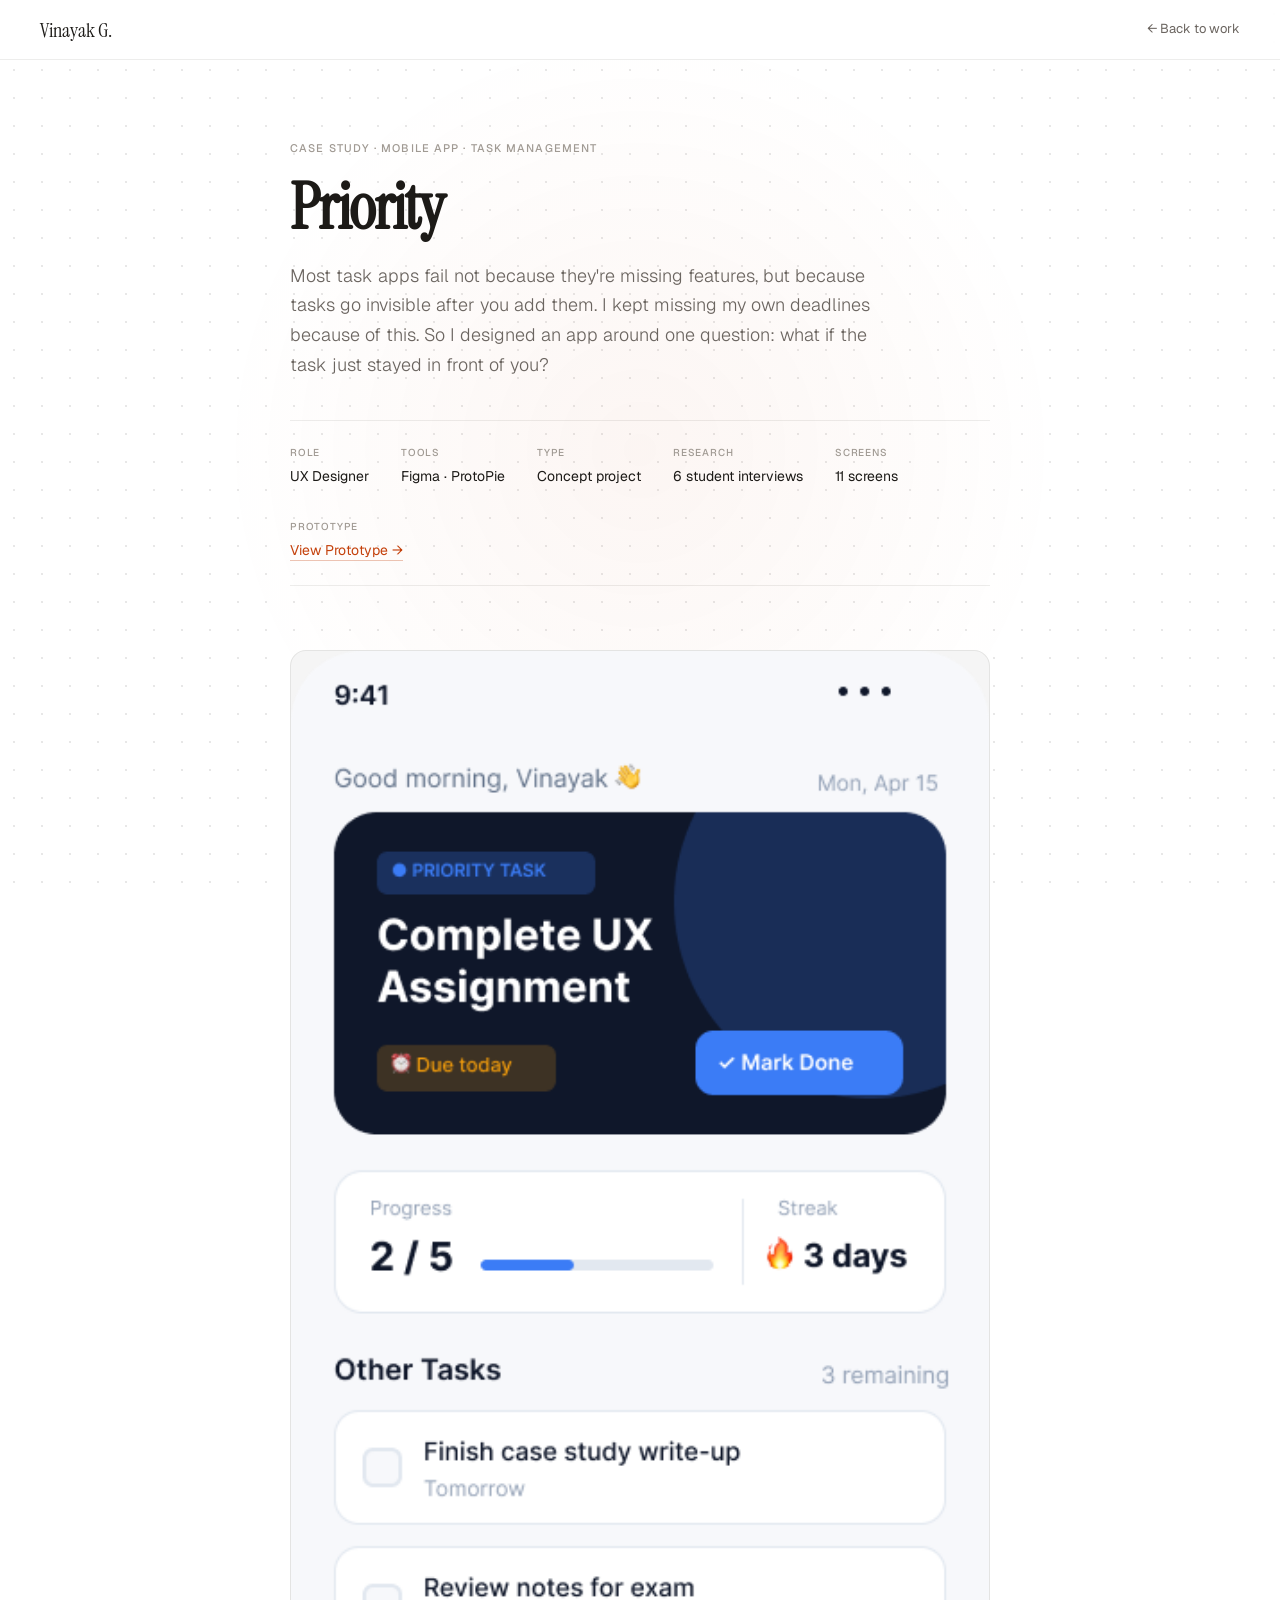
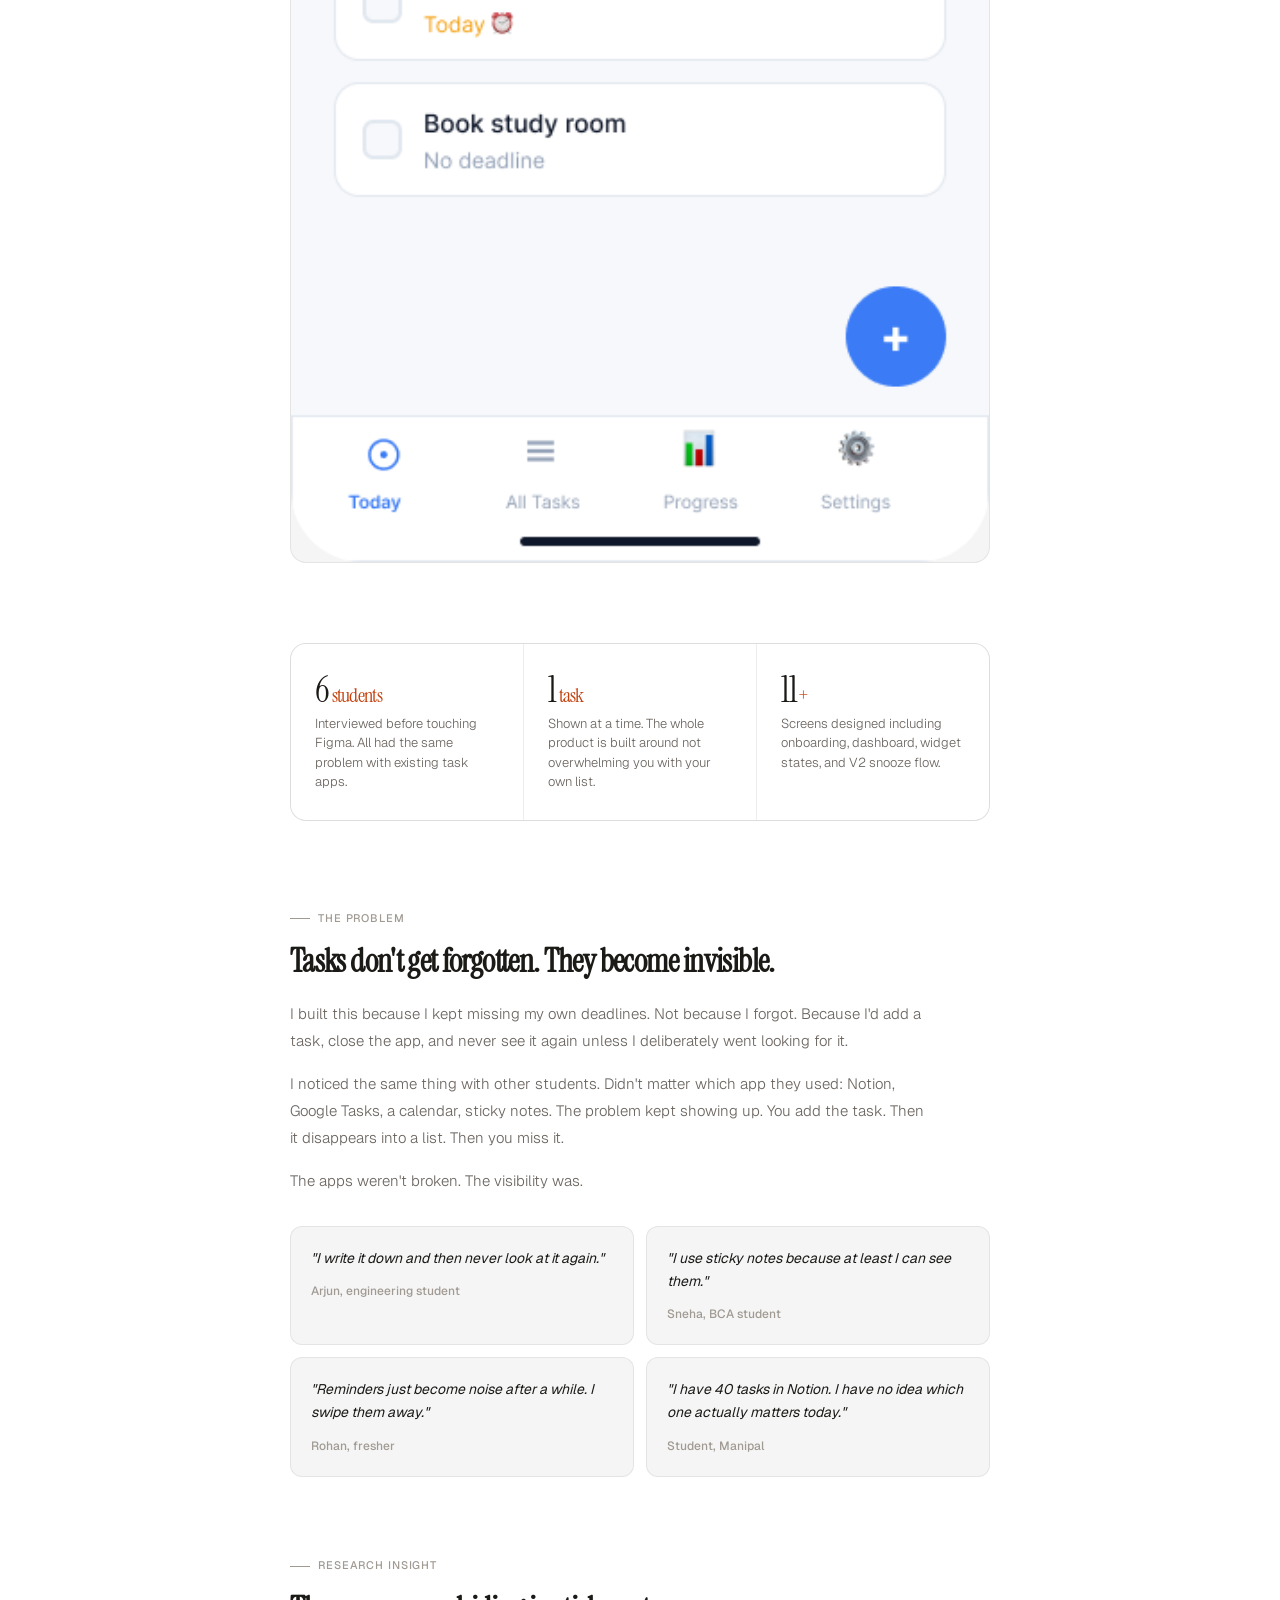
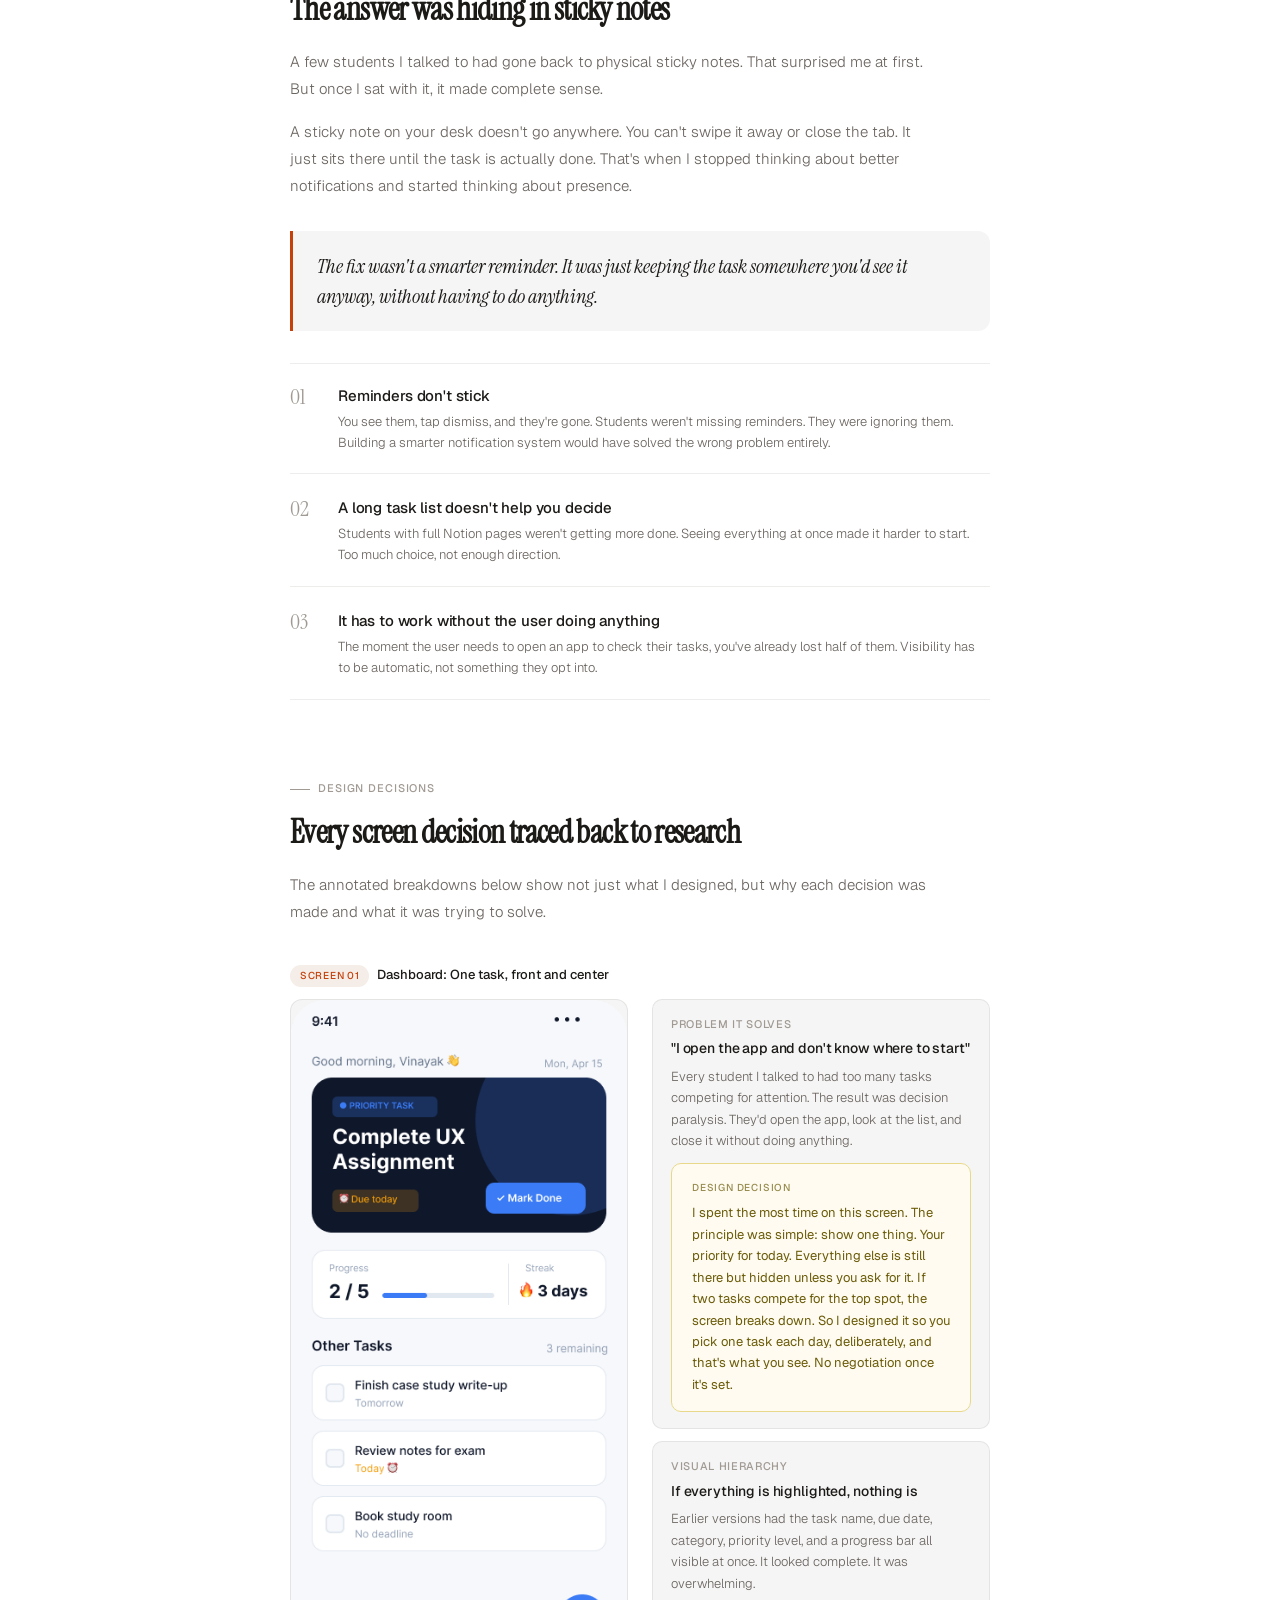
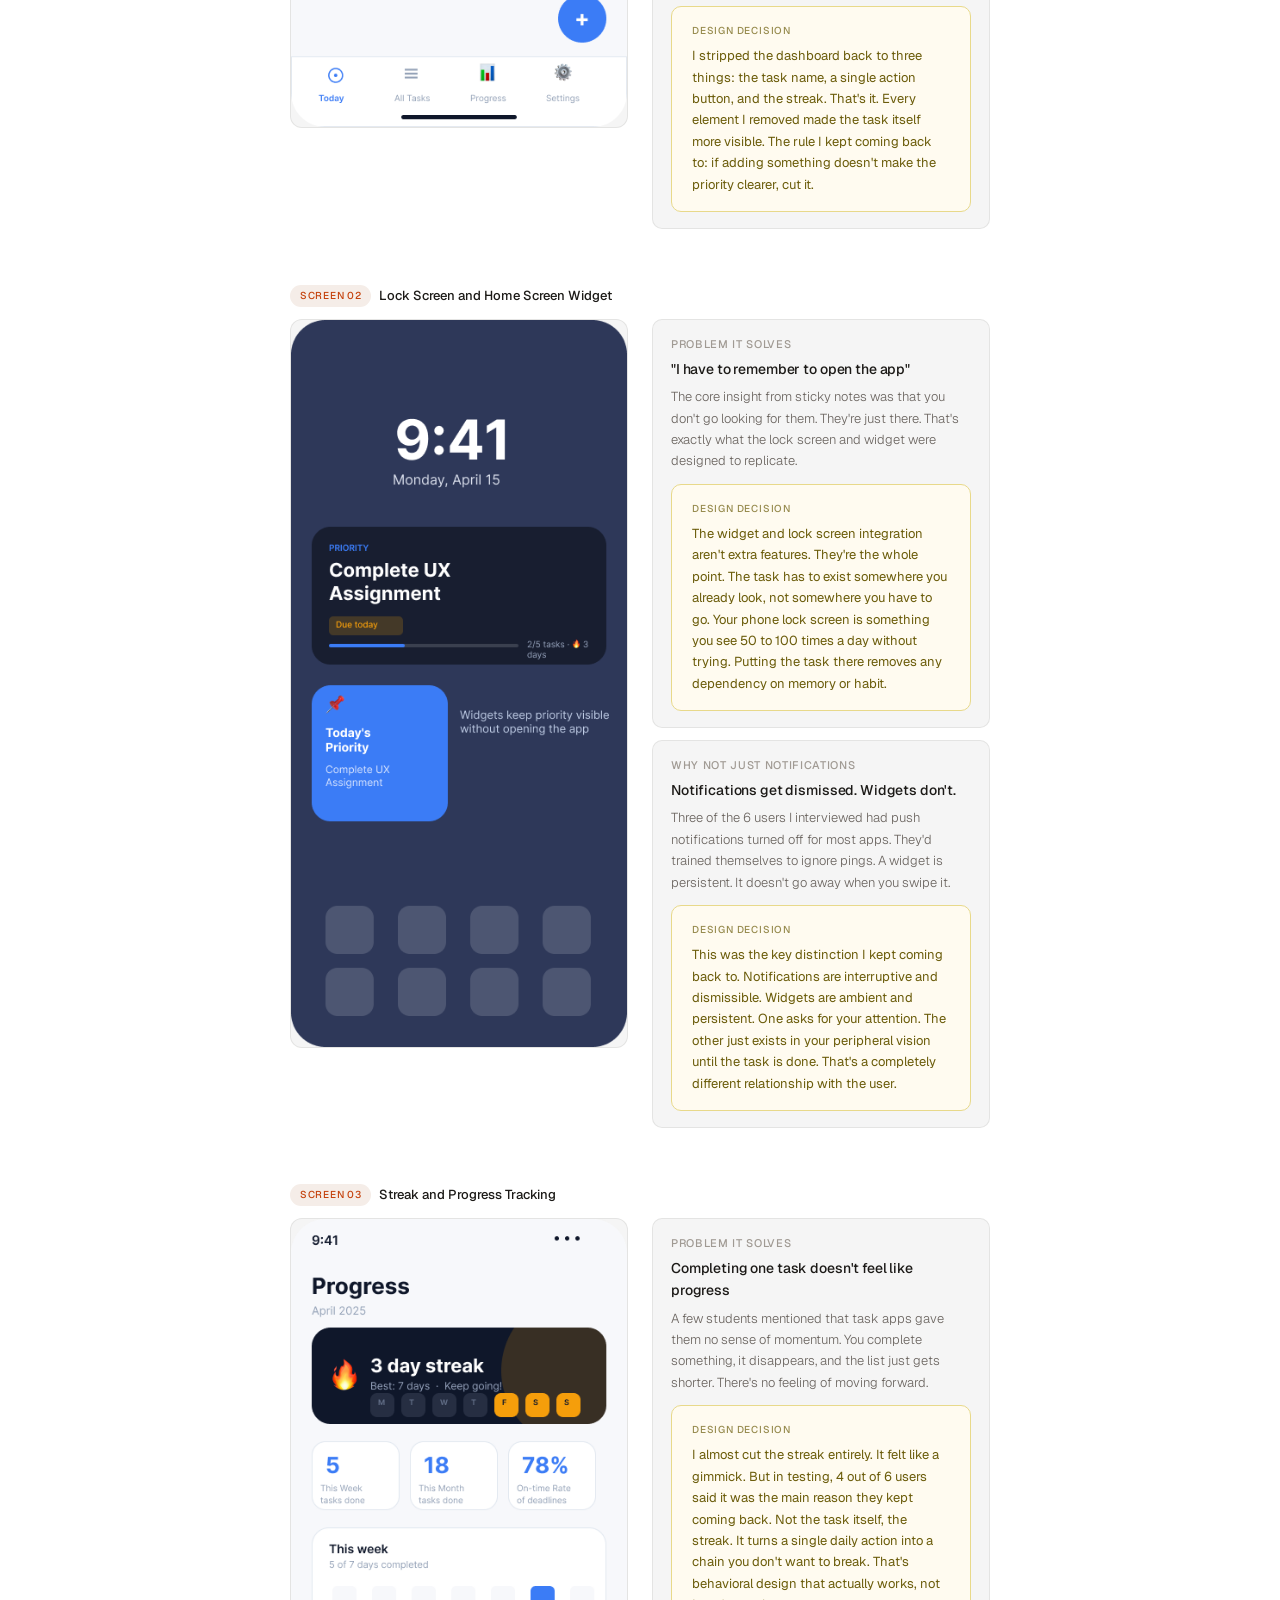
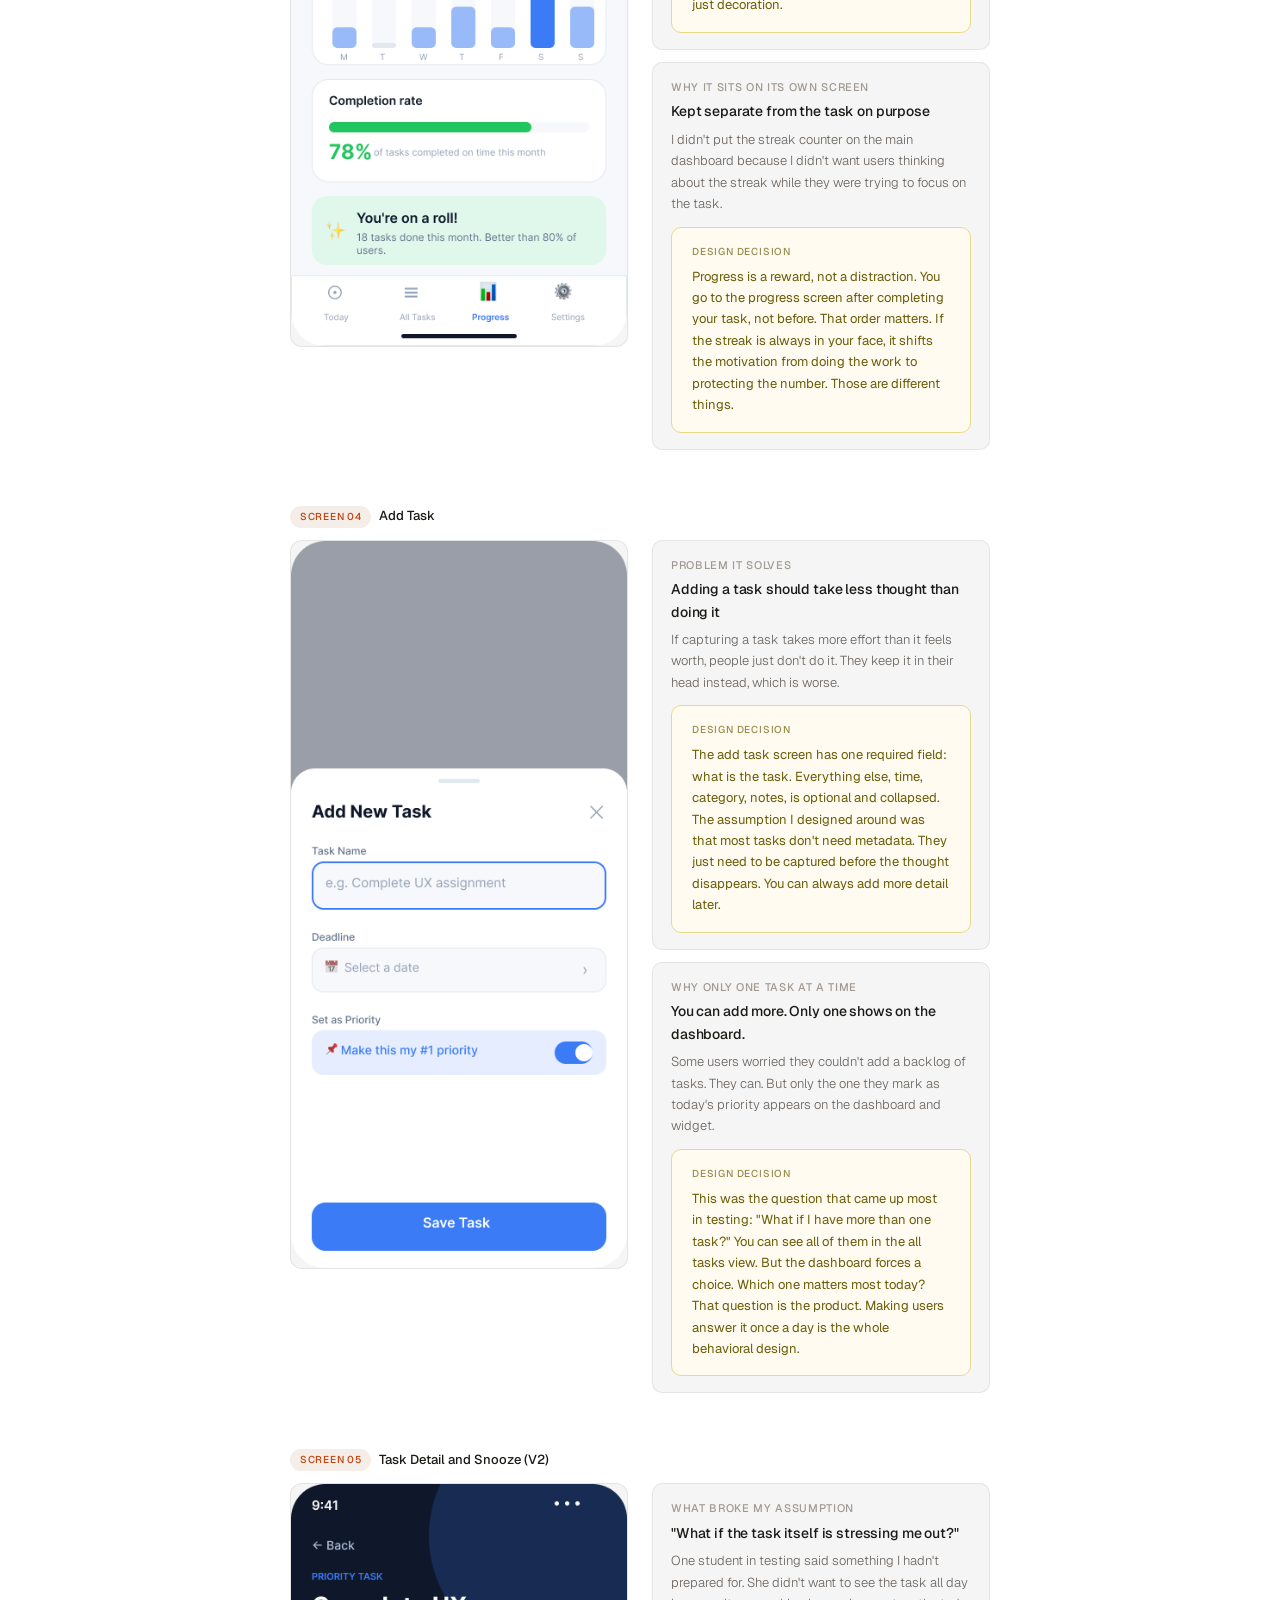
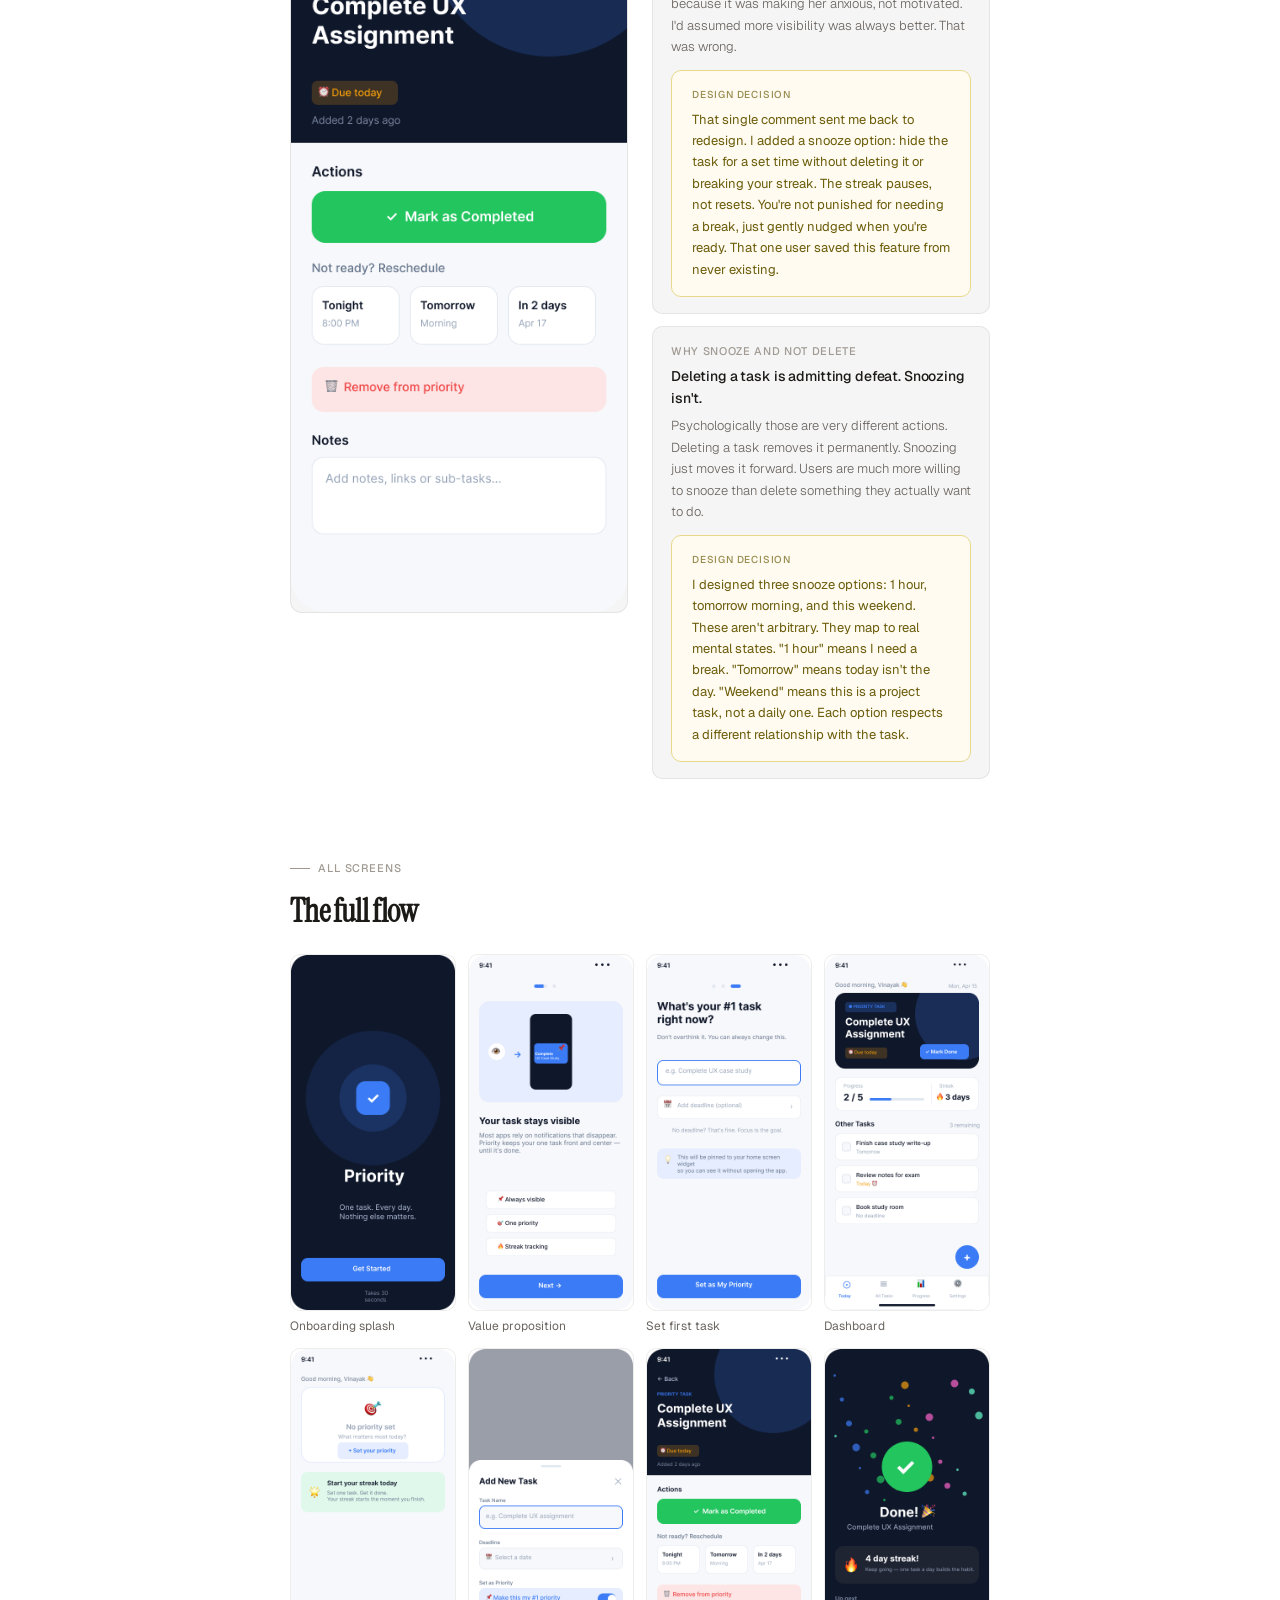
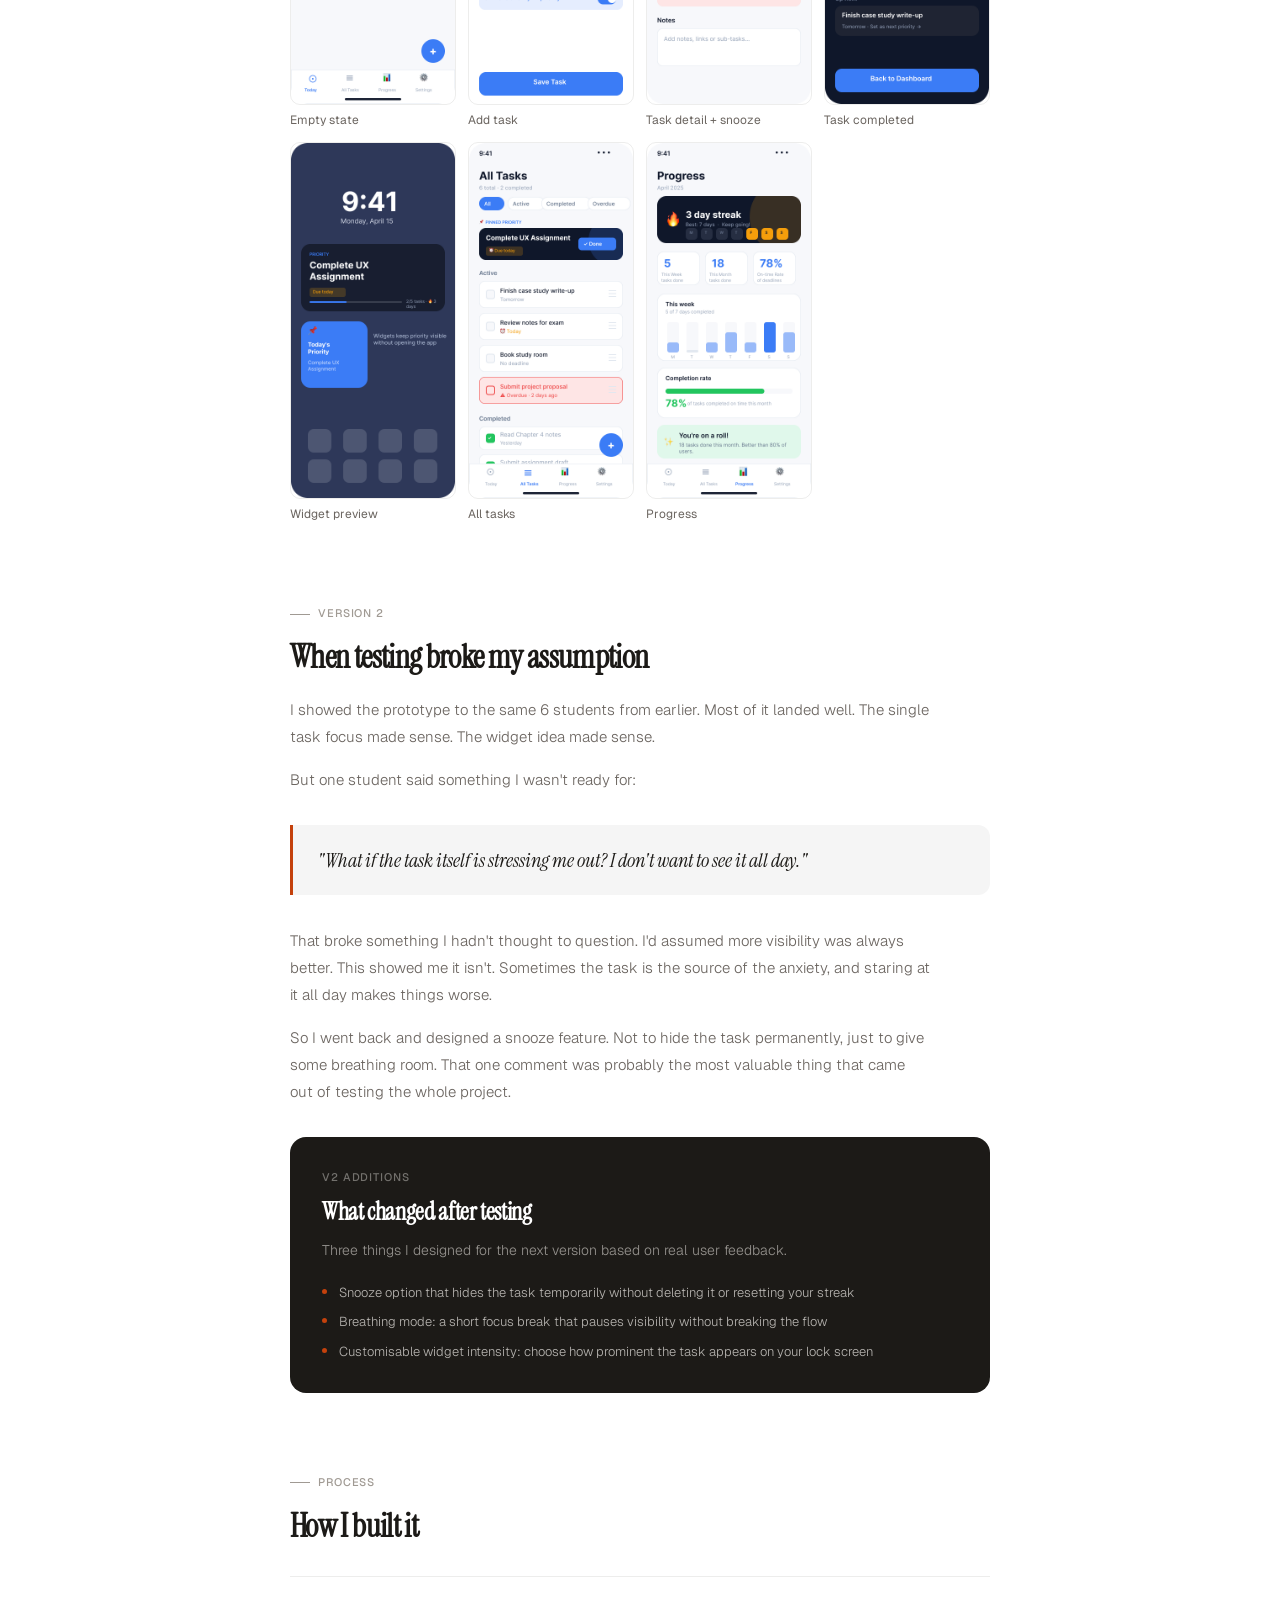
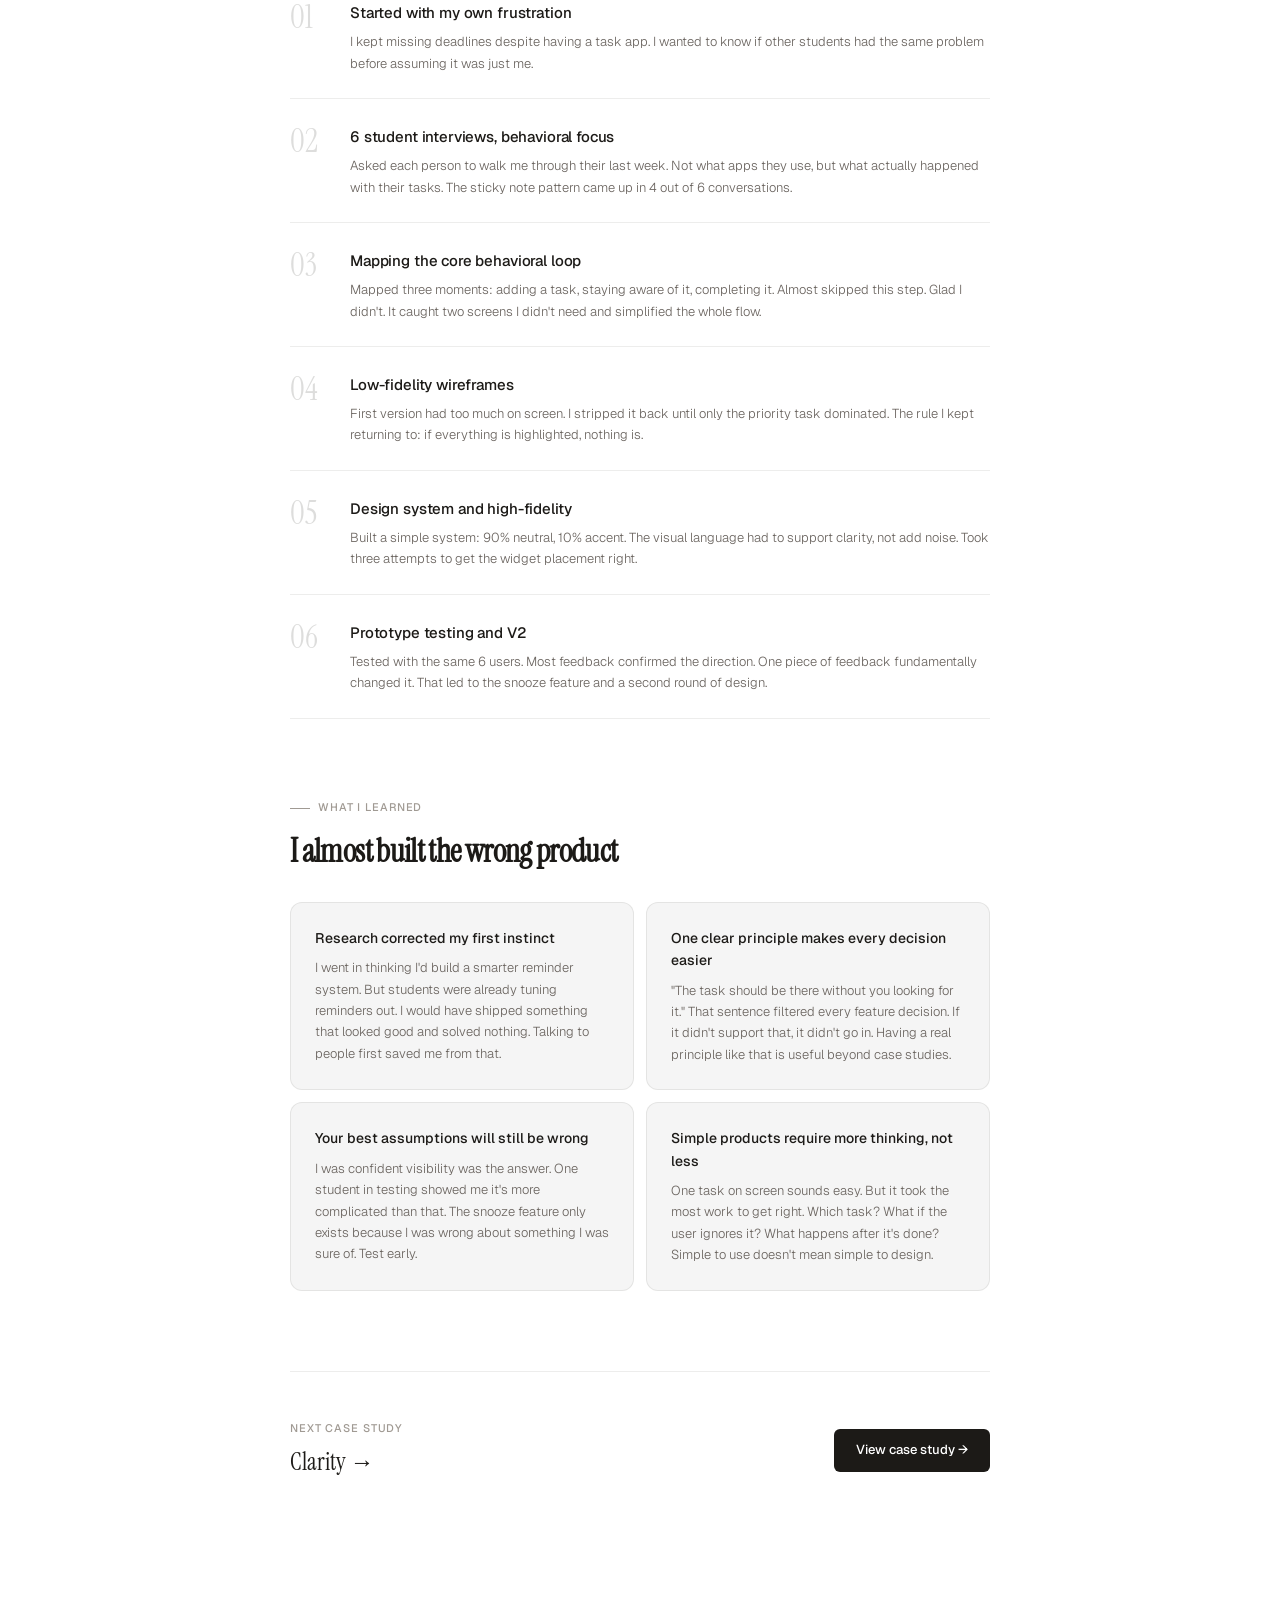
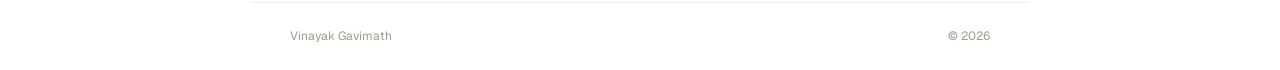
<file: priority.html>
<!DOCTYPE html>
<html lang="en">
<head>
<meta charset="UTF-8">
<meta name="viewport" content="width=device-width, initial-scale=1.0">
<title>Priority: Case Study by Vinayak</title>
<link rel="preconnect" href="https://fonts.googleapis.com">
<link rel="preconnect" href="https://fonts.gstatic.com" crossorigin>
<link href="https://fonts.googleapis.com/css2?family=Instrument+Serif:ital@0;1&family=Geist:wght@300;400;500&display=swap" rel="stylesheet">
<style>
*, *::before, *::after { box-sizing: border-box; margin: 0; padding: 0; }
:root {
  --ink: #1c1a17;
  --ink-mid: #6b6560;
  --ink-light: #a09a93;
  --paper: #ffffff;
  --paper-warm: #f5f5f5;
  --accent: #c4410c;
  --accent-soft: #f5ede8;
  --border: rgba(28,26,23,0.08);
  --border-mid: rgba(28,26,23,0.15);
  --dot-color: rgba(28,26,23,0.1);
  --annotation-bg: #fffbf0;
  --annotation-border: #e8d98a;
  --annotation-text: #6b5c0a;
}
html { scroll-behavior: smooth; }
body {
  font-family: 'Geist', sans-serif;
  background: var(--paper);
  color: var(--ink);
  font-size: 16px;
  line-height: 1.6;
  -webkit-font-smoothing: antialiased;
  overflow-x: hidden;
}
.dot-grid {
  position: fixed; inset: 0; z-index: 0; pointer-events: none;
  background-image: radial-gradient(circle, var(--dot-color) 1px, transparent 1px);
  background-size: 28px 28px;
}
.dot-grid::after {
  content: ''; position: absolute; inset: 0;
  background: radial-gradient(600px circle at var(--mx, 50%) var(--my, 50%), rgba(196,65,12,0.05), transparent 70%);
}
nav, main, footer { position: relative; z-index: 1; }

nav {
  position: sticky; top: 0; z-index: 100;
  display: flex; align-items: center; justify-content: space-between;
  padding: 0 40px; height: 60px;
  background: rgba(255,255,255,0.88);
  backdrop-filter: blur(12px); -webkit-backdrop-filter: blur(12px);
  border-bottom: 1px solid var(--border);
}
.nav-logo { font-family: 'Instrument Serif', serif; font-size: 20px; color: var(--ink); text-decoration: none; }
.nav-back { font-size: 13px; color: var(--ink-mid); text-decoration: none; display: flex; align-items: center; gap: 6px; transition: color 0.2s; }
.nav-back:hover { color: var(--ink); }

main { max-width: 780px; margin: 0 auto; padding: 80px 40px 120px; }

.cs-eyebrow { font-size: 11px; font-weight: 500; letter-spacing: 0.1em; text-transform: uppercase; color: var(--ink-light); margin-bottom: 16px; }
.cs-title { font-family: 'Instrument Serif', serif; font-size: clamp(44px, 6vw, 64px); letter-spacing: -0.025em; line-height: 1.05; color: var(--ink); margin-bottom: 20px; }
.cs-subtitle { font-size: 18px; color: var(--ink-mid); line-height: 1.65; font-weight: 300; max-width: 580px; margin-bottom: 40px; }

.meta-row { display: flex; gap: 32px; flex-wrap: wrap; padding: 24px 0; border-top: 1px solid var(--border); border-bottom: 1px solid var(--border); margin-bottom: 64px; }
.meta-label { font-size: 10px; font-weight: 500; letter-spacing: 0.08em; text-transform: uppercase; color: var(--ink-light); margin-bottom: 4px; }
.meta-val { font-size: 14px; color: var(--ink); }
.meta-val a { color: var(--accent); text-decoration: none; border-bottom: 1px solid rgba(196,65,12,0.3); padding-bottom: 1px; transition: border-color 0.2s; }
.meta-val a:hover { border-color: var(--accent); }

.hero-img { width: 100%; border-radius: 16px; border: 1px solid var(--border); display: block; margin-bottom: 80px; background: var(--paper-warm); }

.metrics-grid { display: grid; grid-template-columns: repeat(3, 1fr); gap: 1px; background: var(--border); border: 1px solid var(--border); border-radius: 16px; overflow: hidden; margin-bottom: 80px; }
.metric-item { background: var(--paper); padding: 28px 24px; }
.metric-num { font-family: 'Instrument Serif', serif; font-size: 36px; letter-spacing: -0.02em; color: var(--ink); line-height: 1; margin-bottom: 6px; }
.metric-num span { font-size: 20px; color: var(--accent); }
.metric-label { font-size: 13px; color: var(--ink-mid); line-height: 1.5; font-weight: 300; }

.cs-section { margin-bottom: 72px; }
.section-tag { display: inline-flex; align-items: center; gap: 8px; font-size: 11px; font-weight: 500; letter-spacing: 0.08em; text-transform: uppercase; color: var(--ink-light); margin-bottom: 16px; }
.section-tag::before { content: ''; width: 20px; height: 1px; background: var(--ink-light); }
.cs-section h2 { font-family: 'Instrument Serif', serif; font-size: 32px; letter-spacing: -0.02em; line-height: 1.15; color: var(--ink); margin-bottom: 20px; }
.cs-section p { font-size: 15px; color: var(--ink-mid); line-height: 1.8; font-weight: 300; margin-bottom: 16px; max-width: 640px; }
.cs-section p:last-child { margin-bottom: 0; }

.callout { background: var(--paper-warm); border-left: 3px solid var(--accent); border-radius: 0 12px 12px 0; padding: 20px 24px; margin: 32px 0; }
.callout p { font-family: 'Instrument Serif', serif; font-size: 20px; color: var(--ink); line-height: 1.5; font-style: italic; margin: 0; }

/* ANNOTATION */
.annotation {
  background: var(--annotation-bg);
  border: 1px solid var(--annotation-border);
  border-radius: 10px;
  padding: 16px 20px;
  margin-top: 12px;
}
.annotation::before {
  content: 'Design decision';
  display: block;
  font-size: 10px;
  font-weight: 500;
  letter-spacing: 0.08em;
  text-transform: uppercase;
  color: var(--annotation-text);
  margin-bottom: 6px;
  opacity: 0.7;
}
.annotation p {
  font-size: 13px !important;
  color: var(--annotation-text) !important;
  line-height: 1.65 !important;
  font-weight: 400 !important;
  margin: 0 !important;
  max-width: 100% !important;
}

/* SCREEN BLOCKS */
.screen-block { margin-bottom: 56px; }
.screen-block-header { display: flex; gap: 8px; align-items: center; margin-bottom: 12px; }
.screen-tag {
  font-size: 10px; font-weight: 500; letter-spacing: 0.07em; text-transform: uppercase;
  color: var(--accent); background: var(--accent-soft); padding: 3px 10px; border-radius: 100px;
}
.screen-label { font-size: 13px; font-weight: 500; color: var(--ink); }
.screen-layout { display: grid; grid-template-columns: 1fr 1fr; gap: 24px; align-items: start; }
.screen-img { width: 100%; border-radius: 12px; border: 1px solid var(--border); display: block; background: var(--paper-warm); }
.screen-notes { display: flex; flex-direction: column; gap: 12px; }
.screen-note { background: var(--paper-warm); border: 1px solid var(--border); border-radius: 10px; padding: 16px 18px; }
.screen-note-problem { font-size: 11px; font-weight: 500; letter-spacing: 0.06em; text-transform: uppercase; color: var(--ink-light); margin-bottom: 4px; }
.screen-note h4 { font-size: 14px; font-weight: 500; color: var(--ink); margin-bottom: 6px; letter-spacing: -0.01em; }
.screen-note p { font-size: 13px; color: var(--ink-mid); line-height: 1.65; font-weight: 300; margin: 0; max-width: 100%; }

.quotes-grid { display: grid; grid-template-columns: 1fr 1fr; gap: 12px; margin: 32px 0; }
.quote-card { background: var(--paper-warm); border: 1px solid var(--border); border-radius: 12px; padding: 20px; }
.quote-text { font-size: 14px; color: var(--ink); line-height: 1.65; margin-bottom: 12px; font-style: italic; }
.quote-attr { font-size: 12px; color: var(--ink-light); font-weight: 500; }

.insights-list { display: flex; flex-direction: column; gap: 2px; margin: 32px 0; }
.insight-item { display: flex; gap: 20px; padding: 20px 0; border-bottom: 1px solid var(--border); align-items: flex-start; }
.insight-item:first-child { border-top: 1px solid var(--border); }
.insight-num { font-family: 'Instrument Serif', serif; font-size: 22px; color: var(--ink-light); line-height: 1; flex-shrink: 0; width: 28px; margin-top: 2px; }
.insight-content h4 { font-size: 15px; font-weight: 500; color: var(--ink); margin-bottom: 4px; letter-spacing: -0.01em; }
.insight-content p { font-size: 13px; color: var(--ink-mid); line-height: 1.6; margin: 0; font-weight: 300; }

/* V2 CARD */
.v2-card { background: var(--ink); border-radius: 16px; padding: 32px; margin: 32px 0; }
.v2-label { font-size: 11px; font-weight: 500; letter-spacing: 0.08em; text-transform: uppercase; color: rgba(247,244,239,0.4); margin-bottom: 12px; }
.v2-card h3 { font-family: 'Instrument Serif', serif; font-size: 24px; color: var(--paper); letter-spacing: -0.015em; margin-bottom: 12px; line-height: 1.2; }
.v2-card p { font-size: 14px; color: rgba(247,244,239,0.55); line-height: 1.7; font-weight: 300; margin-bottom: 20px; }
.v2-feature-list { display: flex; flex-direction: column; gap: 10px; }
.v2-feature { display: flex; gap: 12px; align-items: flex-start; font-size: 13px; color: rgba(247,244,239,0.7); font-weight: 300; line-height: 1.5; }
.v2-dot { width: 5px; height: 5px; border-radius: 50%; background: var(--accent); flex-shrink: 0; margin-top: 6px; }

/* PROCESS */
.process-steps { display: flex; flex-direction: column; gap: 2px; margin-top: 32px; }
.step { display: flex; gap: 24px; padding: 24px 0; border-bottom: 1px solid var(--border); }
.step:first-child { border-top: 1px solid var(--border); }
.step-num { font-family: 'Instrument Serif', serif; font-size: 32px; color: var(--border-mid); line-height: 1; flex-shrink: 0; width: 36px; }
.step-content h4 { font-size: 15px; font-weight: 500; color: var(--ink); margin-bottom: 6px; letter-spacing: -0.01em; }
.step-content p { font-size: 13px; color: var(--ink-mid); line-height: 1.65; font-weight: 300; margin: 0; }

.learnings-grid { display: grid; grid-template-columns: 1fr 1fr; gap: 12px; margin-top: 32px; }
.learning-card { background: var(--paper-warm); border: 1px solid var(--border); border-radius: 12px; padding: 24px; }
.learning-card h4 { font-size: 14px; font-weight: 500; color: var(--ink); margin-bottom: 8px; }
.learning-card p { font-size: 13px; color: var(--ink-mid); line-height: 1.65; font-weight: 300; margin: 0; }

.next-up { margin-top: 80px; padding-top: 48px; border-top: 1px solid var(--border); display: flex; justify-content: space-between; align-items: center; }
.next-label { font-size: 11px; font-weight: 500; letter-spacing: 0.08em; text-transform: uppercase; color: var(--ink-light); margin-bottom: 6px; }
.next-title { font-family: 'Instrument Serif', serif; font-size: 24px; color: var(--ink); }
.btn-primary { display: inline-flex; align-items: center; gap: 6px; background: var(--ink); color: white; text-decoration: none; font-size: 13px; font-weight: 500; padding: 11px 22px; border-radius: 6px; transition: background 0.2s, transform 0.15s; white-space: nowrap; }
.btn-primary:hover { background: var(--accent); transform: translateY(-1px); }

.reveal { opacity: 0; transform: translateY(20px); transition: opacity 0.6s cubic-bezier(0.22,1,0.36,1), transform 0.6s cubic-bezier(0.22,1,0.36,1); }
.reveal.visible { opacity: 1; transform: translateY(0); }

@media (max-width: 680px) {
  main { padding: 60px 24px 80px; }
  nav { padding: 0 24px; }
  .metrics-grid { grid-template-columns: 1fr; }
  .quotes-grid { grid-template-columns: 1fr; }
  .screen-layout { grid-template-columns: 1fr; }
  .learnings-grid { grid-template-columns: 1fr; }
  .next-up { flex-direction: column; gap: 20px; align-items: flex-start; }
}
</style>
</head>
<body>
<div class="dot-grid" id="dotgrid"></div>

<nav>
  <a class="nav-logo" href="index.html">Vinayak G.</a>
  <a class="nav-back" href="index.html">&larr; Back to work</a>
</nav>

<main>

  <!-- HEADER -->
  <div class="reveal">
    <div class="cs-eyebrow">Case study &middot; Mobile App &middot; Task Management</div>
    <h1 class="cs-title">Priority</h1>
    <p class="cs-subtitle">Most task apps fail not because they're missing features, but because tasks go invisible after you add them. I kept missing my own deadlines because of this. So I designed an app around one question: what if the task just stayed in front of you?</p>
  </div>

  <!-- META -->
  <div class="meta-row reveal">
    <div class="meta-item"><div class="meta-label">Role</div><div class="meta-val">UX Designer</div></div>
    <div class="meta-item"><div class="meta-label">Tools</div><div class="meta-val">Figma &middot; ProtoPie</div></div>
    <div class="meta-item"><div class="meta-label">Type</div><div class="meta-val">Concept project</div></div>
    <div class="meta-item"><div class="meta-label">Research</div><div class="meta-val">6 student interviews</div></div>
    <div class="meta-item"><div class="meta-label">Screens</div><div class="meta-val">11 screens</div></div>
    <div class="meta-item">
      <div class="meta-label">Prototype</div>
      <div class="meta-val"><a href="https://www.figma.com/proto/nIjEhSXphoCn4h6spc8yly/Priority---Task-App-Redesign?node-id=2-2&p=f&t=wiDqQc037K3Io8YB-1&scaling=min-zoom&content-scaling=fixed&starting-point-node-id=2%3A2" target="_blank">View Prototype &rarr;</a></div>
    </div>
  </div>

  <!-- HERO -->
  <img class="hero-img reveal" src="Screen 4 - Dashboard Active.png" alt="Priority dashboard showing one priority task front and center">

  <!-- METRICS -->
  <div class="metrics-grid reveal">
    <div class="metric-item">
      <div class="metric-num">6<span> students</span></div>
      <div class="metric-label">Interviewed before touching Figma. All had the same problem with existing task apps.</div>
    </div>
    <div class="metric-item">
      <div class="metric-num">1<span> task</span></div>
      <div class="metric-label">Shown at a time. The whole product is built around not overwhelming you with your own list.</div>
    </div>
    <div class="metric-item">
      <div class="metric-num">11<span>+</span></div>
      <div class="metric-label">Screens designed including onboarding, dashboard, widget states, and V2 snooze flow.</div>
    </div>
  </div>

  <!-- PROBLEM -->
  <div class="cs-section reveal">
    <div class="section-tag">The problem</div>
    <h2>Tasks don't get forgotten. They become invisible.</h2>
    <p>I built this because I kept missing my own deadlines. Not because I forgot. Because I'd add a task, close the app, and never see it again unless I deliberately went looking for it.</p>
    <p>I noticed the same thing with other students. Didn't matter which app they used: Notion, Google Tasks, a calendar, sticky notes. The problem kept showing up. You add the task. Then it disappears into a list. Then you miss it.</p>
    <p>The apps weren't broken. The visibility was.</p>
    <div class="quotes-grid">
      <div class="quote-card">
        <div class="quote-text">"I write it down and then never look at it again."</div>
        <div class="quote-attr">Arjun, engineering student</div>
      </div>
      <div class="quote-card">
        <div class="quote-text">"I use sticky notes because at least I can see them."</div>
        <div class="quote-attr">Sneha, BCA student</div>
      </div>
      <div class="quote-card">
        <div class="quote-text">"Reminders just become noise after a while. I swipe them away."</div>
        <div class="quote-attr">Rohan, fresher</div>
      </div>
      <div class="quote-card">
        <div class="quote-text">"I have 40 tasks in Notion. I have no idea which one actually matters today."</div>
        <div class="quote-attr">Student, Manipal</div>
      </div>
    </div>
  </div>

  <!-- KEY INSIGHT -->
  <div class="cs-section reveal">
    <div class="section-tag">Research insight</div>
    <h2>The answer was hiding in sticky notes</h2>
    <p>A few students I talked to had gone back to physical sticky notes. That surprised me at first. But once I sat with it, it made complete sense.</p>
    <p>A sticky note on your desk doesn't go anywhere. You can't swipe it away or close the tab. It just sits there until the task is actually done. That's when I stopped thinking about better notifications and started thinking about presence.</p>
    <div class="callout">
      <p>The fix wasn't a smarter reminder. It was just keeping the task somewhere you'd see it anyway, without having to do anything.</p>
    </div>
    <div class="insights-list">
      <div class="insight-item">
        <div class="insight-num">01</div>
        <div class="insight-content">
          <h4>Reminders don't stick</h4>
          <p>You see them, tap dismiss, and they're gone. Students weren't missing reminders. They were ignoring them. Building a smarter notification system would have solved the wrong problem entirely.</p>
        </div>
      </div>
      <div class="insight-item">
        <div class="insight-num">02</div>
        <div class="insight-content">
          <h4>A long task list doesn't help you decide</h4>
          <p>Students with full Notion pages weren't getting more done. Seeing everything at once made it harder to start. Too much choice, not enough direction.</p>
        </div>
      </div>
      <div class="insight-item">
        <div class="insight-num">03</div>
        <div class="insight-content">
          <h4>It has to work without the user doing anything</h4>
          <p>The moment the user needs to open an app to check their tasks, you've already lost half of them. Visibility has to be automatic, not something they opt into.</p>
        </div>
      </div>
    </div>
  </div>

  <!-- KEY SCREENS WITH ANNOTATIONS -->
  <div class="cs-section reveal">
    <div class="section-tag">Design decisions</div>
    <h2>Every screen decision traced back to research</h2>
    <p>The annotated breakdowns below show not just what I designed, but why each decision was made and what it was trying to solve.</p>

    <!-- SCREEN 1: DASHBOARD -->
    <div class="screen-block" style="margin-top: 40px;">
      <div class="screen-block-header">
        <span class="screen-tag">Screen 01</span>
        <span class="screen-label">Dashboard: One task, front and center</span>
      </div>
      <div class="screen-layout">
        <img class="screen-img" src="Screen 4 - Dashboard Active.png" alt="Priority dashboard active state">
        <div class="screen-notes">
          <div class="screen-note">
            <div class="screen-note-problem">Problem it solves</div>
            <h4>"I open the app and don't know where to start"</h4>
            <p>Every student I talked to had too many tasks competing for attention. The result was decision paralysis. They'd open the app, look at the list, and close it without doing anything.</p>
            <div class="annotation">
              <p>I spent the most time on this screen. The principle was simple: show one thing. Your priority for today. Everything else is still there but hidden unless you ask for it. If two tasks compete for the top spot, the screen breaks down. So I designed it so you pick one task each day, deliberately, and that's what you see. No negotiation once it's set.</p>
            </div>
          </div>
          <div class="screen-note">
            <div class="screen-note-problem">Visual hierarchy</div>
            <h4>If everything is highlighted, nothing is</h4>
            <p>Earlier versions had the task name, due date, category, priority level, and a progress bar all visible at once. It looked complete. It was overwhelming.</p>
            <div class="annotation">
              <p>I stripped the dashboard back to three things: the task name, a single action button, and the streak. That's it. Every element I removed made the task itself more visible. The rule I kept coming back to: if adding something doesn't make the priority clearer, cut it.</p>
            </div>
          </div>
        </div>
      </div>
    </div>

    <!-- SCREEN 2: WIDGET -->
    <div class="screen-block">
      <div class="screen-block-header">
        <span class="screen-tag">Screen 02</span>
        <span class="screen-label">Lock Screen and Home Screen Widget</span>
      </div>
      <div class="screen-layout">
        <img class="screen-img" src="Screen 9 - Widget Preview.png" alt="Lock screen and widget preview">
        <div class="screen-notes">
          <div class="screen-note">
            <div class="screen-note-problem">Problem it solves</div>
            <h4>"I have to remember to open the app"</h4>
            <p>The core insight from sticky notes was that you don't go looking for them. They're just there. That's exactly what the lock screen and widget were designed to replicate.</p>
            <div class="annotation">
              <p>The widget and lock screen integration aren't extra features. They're the whole point. The task has to exist somewhere you already look, not somewhere you have to go. Your phone lock screen is something you see 50 to 100 times a day without trying. Putting the task there removes any dependency on memory or habit.</p>
            </div>
          </div>
          <div class="screen-note">
            <div class="screen-note-problem">Why not just notifications</div>
            <h4>Notifications get dismissed. Widgets don't.</h4>
            <p>Three of the 6 users I interviewed had push notifications turned off for most apps. They'd trained themselves to ignore pings. A widget is persistent. It doesn't go away when you swipe it.</p>
            <div class="annotation">
              <p>This was the key distinction I kept coming back to. Notifications are interruptive and dismissible. Widgets are ambient and persistent. One asks for your attention. The other just exists in your peripheral vision until the task is done. That's a completely different relationship with the user.</p>
            </div>
          </div>
        </div>
      </div>
    </div>

    <!-- SCREEN 3: STREAK -->
    <div class="screen-block">
      <div class="screen-block-header">
        <span class="screen-tag">Screen 03</span>
        <span class="screen-label">Streak and Progress Tracking</span>
      </div>
      <div class="screen-layout">
        <img class="screen-img" src="Screen 11 - Progress.png" alt="Progress and streak screen">
        <div class="screen-notes">
          <div class="screen-note">
            <div class="screen-note-problem">Problem it solves</div>
            <h4>Completing one task doesn't feel like progress</h4>
            <p>A few students mentioned that task apps gave them no sense of momentum. You complete something, it disappears, and the list just gets shorter. There's no feeling of moving forward.</p>
            <div class="annotation">
              <p>I almost cut the streak entirely. It felt like a gimmick. But in testing, 4 out of 6 users said it was the main reason they kept coming back. Not the task itself, the streak. It turns a single daily action into a chain you don't want to break. That's behavioral design that actually works, not just decoration.</p>
            </div>
          </div>
          <div class="screen-note">
            <div class="screen-note-problem">Why it sits on its own screen</div>
            <h4>Kept separate from the task on purpose</h4>
            <p>I didn't put the streak counter on the main dashboard because I didn't want users thinking about the streak while they were trying to focus on the task.</p>
            <div class="annotation">
              <p>Progress is a reward, not a distraction. You go to the progress screen after completing your task, not before. That order matters. If the streak is always in your face, it shifts the motivation from doing the work to protecting the number. Those are different things.</p>
            </div>
          </div>
        </div>
      </div>
    </div>

    <!-- SCREEN 4: ADD TASK -->
    <div class="screen-block">
      <div class="screen-block-header">
        <span class="screen-tag">Screen 04</span>
        <span class="screen-label">Add Task</span>
      </div>
      <div class="screen-layout">
        <img class="screen-img" src="Screen 6 - Add Task.png" alt="Add task screen">
        <div class="screen-notes">
          <div class="screen-note">
            <div class="screen-note-problem">Problem it solves</div>
            <h4>Adding a task should take less thought than doing it</h4>
            <p>If capturing a task takes more effort than it feels worth, people just don't do it. They keep it in their head instead, which is worse.</p>
            <div class="annotation">
              <p>The add task screen has one required field: what is the task. Everything else, time, category, notes, is optional and collapsed. The assumption I designed around was that most tasks don't need metadata. They just need to be captured before the thought disappears. You can always add more detail later.</p>
            </div>
          </div>
          <div class="screen-note">
            <div class="screen-note-problem">Why only one task at a time</div>
            <h4>You can add more. Only one shows on the dashboard.</h4>
            <p>Some users worried they couldn't add a backlog of tasks. They can. But only the one they mark as today's priority appears on the dashboard and widget.</p>
            <div class="annotation">
              <p>This was the question that came up most in testing: "What if I have more than one task?" You can see all of them in the all tasks view. But the dashboard forces a choice. Which one matters most today? That question is the product. Making users answer it once a day is the whole behavioral design.</p>
            </div>
          </div>
        </div>
      </div>
    </div>

    <!-- SCREEN 5: SNOOZE -->
    <div class="screen-block">
      <div class="screen-block-header">
        <span class="screen-tag">Screen 05</span>
        <span class="screen-label">Task Detail and Snooze (V2)</span>
      </div>
      <div class="screen-layout">
        <img class="screen-img" src="Screen 7 - Task Detail %26 Snooze.png" alt="Task detail with snooze options">
        <div class="screen-notes">
          <div class="screen-note">
            <div class="screen-note-problem">What broke my assumption</div>
            <h4>"What if the task itself is stressing me out?"</h4>
            <p>One student in testing said something I hadn't prepared for. She didn't want to see the task all day because it was making her anxious, not motivated. I'd assumed more visibility was always better. That was wrong.</p>
            <div class="annotation">
              <p>That single comment sent me back to redesign. I added a snooze option: hide the task for a set time without deleting it or breaking your streak. The streak pauses, not resets. You're not punished for needing a break, just gently nudged when you're ready. That one user saved this feature from never existing.</p>
            </div>
          </div>
          <div class="screen-note">
            <div class="screen-note-problem">Why snooze and not delete</div>
            <h4>Deleting a task is admitting defeat. Snoozing isn't.</h4>
            <p>Psychologically those are very different actions. Deleting a task removes it permanently. Snoozing just moves it forward. Users are much more willing to snooze than delete something they actually want to do.</p>
            <div class="annotation">
              <p>I designed three snooze options: 1 hour, tomorrow morning, and this weekend. These aren't arbitrary. They map to real mental states. "1 hour" means I need a break. "Tomorrow" means today isn't the day. "Weekend" means this is a project task, not a daily one. Each option respects a different relationship with the task.</p>
            </div>
          </div>
        </div>
      </div>
    </div>
  </div>

  <!-- ALL SCREENS GRID -->
  <div class="cs-section reveal">
    <div class="section-tag">All screens</div>
    <h2>The full flow</h2>
    <div style="display: grid; grid-template-columns: repeat(4, 1fr); gap: 12px; margin-top: 24px;">
      <div><img style="width:100%;border-radius:10px;border:1px solid var(--border);display:block;margin-bottom:6px;" src="Screen 1 - Onboarding Splash.png" alt="Onboarding splash"><div style="font-size:12px;color:var(--ink-mid);">Onboarding splash</div></div>
      <div><img style="width:100%;border-radius:10px;border:1px solid var(--border);display:block;margin-bottom:6px;" src="Screen 2 - Onboarding Value Prop.png" alt="Value prop"><div style="font-size:12px;color:var(--ink-mid);">Value proposition</div></div>
      <div><img style="width:100%;border-radius:10px;border:1px solid var(--border);display:block;margin-bottom:6px;" src="Screen 3 - Onboarding Set First Task.png" alt="Set first task"><div style="font-size:12px;color:var(--ink-mid);">Set first task</div></div>
      <div><img style="width:100%;border-radius:10px;border:1px solid var(--border);display:block;margin-bottom:6px;" src="Screen 4 - Dashboard Active.png" alt="Dashboard"><div style="font-size:12px;color:var(--ink-mid);">Dashboard</div></div>
      <div><img style="width:100%;border-radius:10px;border:1px solid var(--border);display:block;margin-bottom:6px;" src="Screen 5 - Dashboard Empty State.png" alt="Empty state"><div style="font-size:12px;color:var(--ink-mid);">Empty state</div></div>
      <div><img style="width:100%;border-radius:10px;border:1px solid var(--border);display:block;margin-bottom:6px;" src="Screen 6 - Add Task.png" alt="Add task"><div style="font-size:12px;color:var(--ink-mid);">Add task</div></div>
      <div><img style="width:100%;border-radius:10px;border:1px solid var(--border);display:block;margin-bottom:6px;" src="Screen 7 - Task Detail %26 Snooze.png" alt="Task detail"><div style="font-size:12px;color:var(--ink-mid);">Task detail + snooze</div></div>
      <div><img style="width:100%;border-radius:10px;border:1px solid var(--border);display:block;margin-bottom:6px;" src="Screen 8 - Task Completed.png" alt="Completed"><div style="font-size:12px;color:var(--ink-mid);">Task completed</div></div>
      <div><img style="width:100%;border-radius:10px;border:1px solid var(--border);display:block;margin-bottom:6px;" src="Screen 9 - Widget Preview.png" alt="Widget"><div style="font-size:12px;color:var(--ink-mid);">Widget preview</div></div>
      <div><img style="width:100%;border-radius:10px;border:1px solid var(--border);display:block;margin-bottom:6px;" src="Screen 10 - All Tasks.png" alt="All tasks"><div style="font-size:12px;color:var(--ink-mid);">All tasks</div></div>
      <div><img style="width:100%;border-radius:10px;border:1px solid var(--border);display:block;margin-bottom:6px;" src="Screen 11 - Progress.png" alt="Progress"><div style="font-size:12px;color:var(--ink-mid);">Progress</div></div>
    </div>
  </div>

  <!-- V2 SECTION -->
  <div class="cs-section reveal">
    <div class="section-tag">Version 2</div>
    <h2>When testing broke my assumption</h2>
    <p>I showed the prototype to the same 6 students from earlier. Most of it landed well. The single task focus made sense. The widget idea made sense.</p>
    <p>But one student said something I wasn't ready for:</p>
    <div class="callout">
      <p>"What if the task itself is stressing me out? I don't want to see it all day."</p>
    </div>
    <p>That broke something I hadn't thought to question. I'd assumed more visibility was always better. This showed me it isn't. Sometimes the task is the source of the anxiety, and staring at it all day makes things worse.</p>
    <p>So I went back and designed a snooze feature. Not to hide the task permanently, just to give some breathing room. That one comment was probably the most valuable thing that came out of testing the whole project.</p>
    <div class="v2-card">
      <div class="v2-label">V2 additions</div>
      <h3>What changed after testing</h3>
      <p>Three things I designed for the next version based on real user feedback.</p>
      <div class="v2-feature-list">
        <div class="v2-feature"><span class="v2-dot"></span>Snooze option that hides the task temporarily without deleting it or resetting your streak</div>
        <div class="v2-feature"><span class="v2-dot"></span>Breathing mode: a short focus break that pauses visibility without breaking the flow</div>
        <div class="v2-feature"><span class="v2-dot"></span>Customisable widget intensity: choose how prominent the task appears on your lock screen</div>
      </div>
    </div>
  </div>

  <!-- PROCESS -->
  <div class="cs-section reveal">
    <div class="section-tag">Process</div>
    <h2>How I built it</h2>
    <div class="process-steps">
      <div class="step">
        <div class="step-num">01</div>
        <div class="step-content">
          <h4>Started with my own frustration</h4>
          <p>I kept missing deadlines despite having a task app. I wanted to know if other students had the same problem before assuming it was just me.</p>
        </div>
      </div>
      <div class="step">
        <div class="step-num">02</div>
        <div class="step-content">
          <h4>6 student interviews, behavioral focus</h4>
          <p>Asked each person to walk me through their last week. Not what apps they use, but what actually happened with their tasks. The sticky note pattern came up in 4 out of 6 conversations.</p>
        </div>
      </div>
      <div class="step">
        <div class="step-num">03</div>
        <div class="step-content">
          <h4>Mapping the core behavioral loop</h4>
          <p>Mapped three moments: adding a task, staying aware of it, completing it. Almost skipped this step. Glad I didn't. It caught two screens I didn't need and simplified the whole flow.</p>
        </div>
      </div>
      <div class="step">
        <div class="step-num">04</div>
        <div class="step-content">
          <h4>Low-fidelity wireframes</h4>
          <p>First version had too much on screen. I stripped it back until only the priority task dominated. The rule I kept returning to: if everything is highlighted, nothing is.</p>
        </div>
      </div>
      <div class="step">
        <div class="step-num">05</div>
        <div class="step-content">
          <h4>Design system and high-fidelity</h4>
          <p>Built a simple system: 90% neutral, 10% accent. The visual language had to support clarity, not add noise. Took three attempts to get the widget placement right.</p>
        </div>
      </div>
      <div class="step">
        <div class="step-num">06</div>
        <div class="step-content">
          <h4>Prototype testing and V2</h4>
          <p>Tested with the same 6 users. Most feedback confirmed the direction. One piece of feedback fundamentally changed it. That led to the snooze feature and a second round of design.</p>
        </div>
      </div>
    </div>
  </div>

  <!-- LEARNINGS -->
  <div class="cs-section reveal">
    <div class="section-tag">What I learned</div>
    <h2>I almost built the wrong product</h2>
    <div class="learnings-grid">
      <div class="learning-card">
        <h4>Research corrected my first instinct</h4>
        <p>I went in thinking I'd build a smarter reminder system. But students were already tuning reminders out. I would have shipped something that looked good and solved nothing. Talking to people first saved me from that.</p>
      </div>
      <div class="learning-card">
        <h4>One clear principle makes every decision easier</h4>
        <p>"The task should be there without you looking for it." That sentence filtered every feature decision. If it didn't support that, it didn't go in. Having a real principle like that is useful beyond case studies.</p>
      </div>
      <div class="learning-card">
        <h4>Your best assumptions will still be wrong</h4>
        <p>I was confident visibility was the answer. One student in testing showed me it's more complicated than that. The snooze feature only exists because I was wrong about something I was sure of. Test early.</p>
      </div>
      <div class="learning-card">
        <h4>Simple products require more thinking, not less</h4>
        <p>One task on screen sounds easy. But it took the most work to get right. Which task? What if the user ignores it? What happens after it's done? Simple to use doesn't mean simple to design.</p>
      </div>
    </div>
  </div>

  <!-- NEXT -->
  <div class="next-up reveal">
    <div>
      <div class="next-label">Next case study</div>
      <div class="next-title">Clarity &rarr;</div>
    </div>
    <a href="clarity.html" class="btn-primary">View case study &rarr;</a>
  </div>

</main>

<footer style="position:relative;z-index:1;border-top:1px solid var(--border);padding:24px 40px;display:flex;justify-content:space-between;font-size:12px;color:var(--ink-light);max-width:780px;margin:0 auto;">
  <span>Vinayak Gavimath</span>
  <span>&copy; 2026</span>
</footer>

<script>
const dotGrid = document.getElementById('dotgrid');
document.addEventListener('mousemove', e => {
  dotGrid.style.setProperty('--mx', e.clientX + 'px');
  dotGrid.style.setProperty('--my', e.clientY + 'px');
});
const observer = new IntersectionObserver((entries) => {
  entries.forEach((entry, i) => {
    if (entry.isIntersecting) {
      setTimeout(() => entry.target.classList.add('visible'), i * 60);
      observer.unobserve(entry.target);
    }
  });
}, { threshold: 0.1 });
document.querySelectorAll('.reveal').forEach(el => observer.observe(el));
</script>
</body>
</html>
</file>
